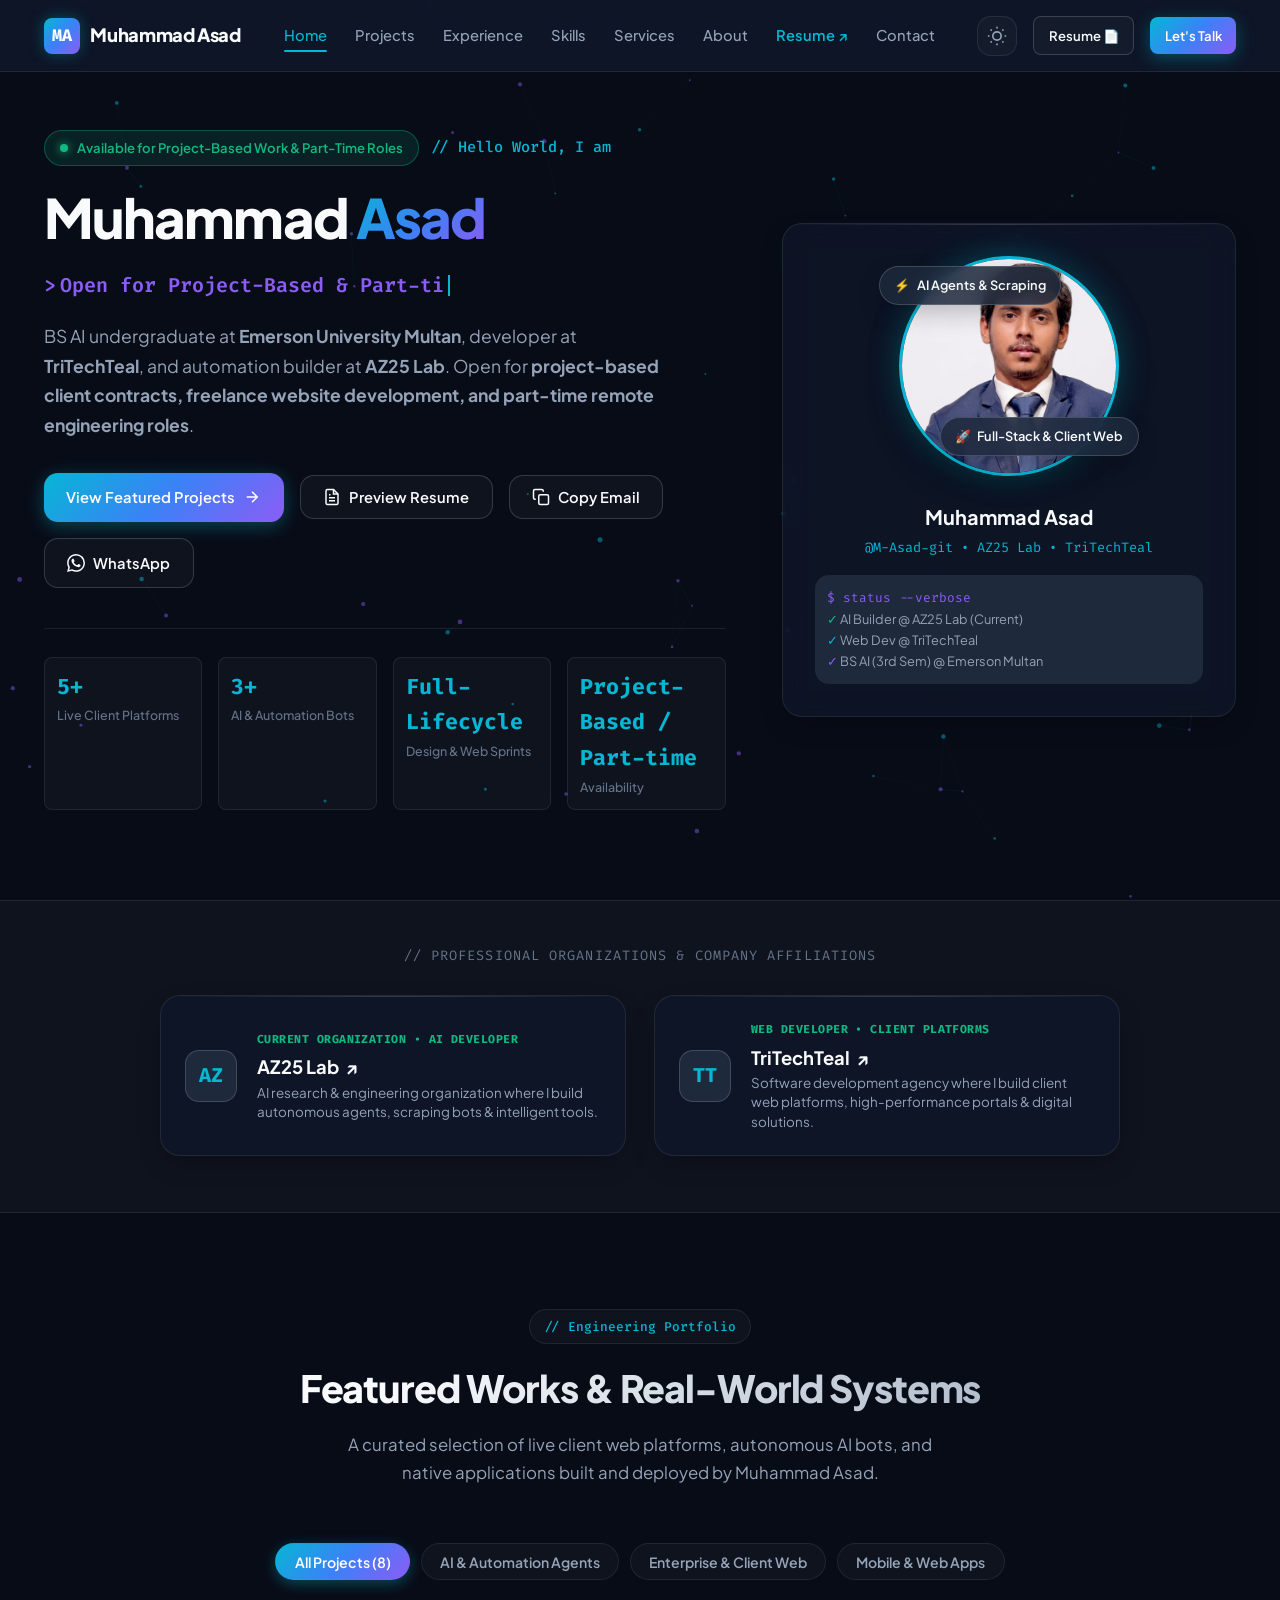
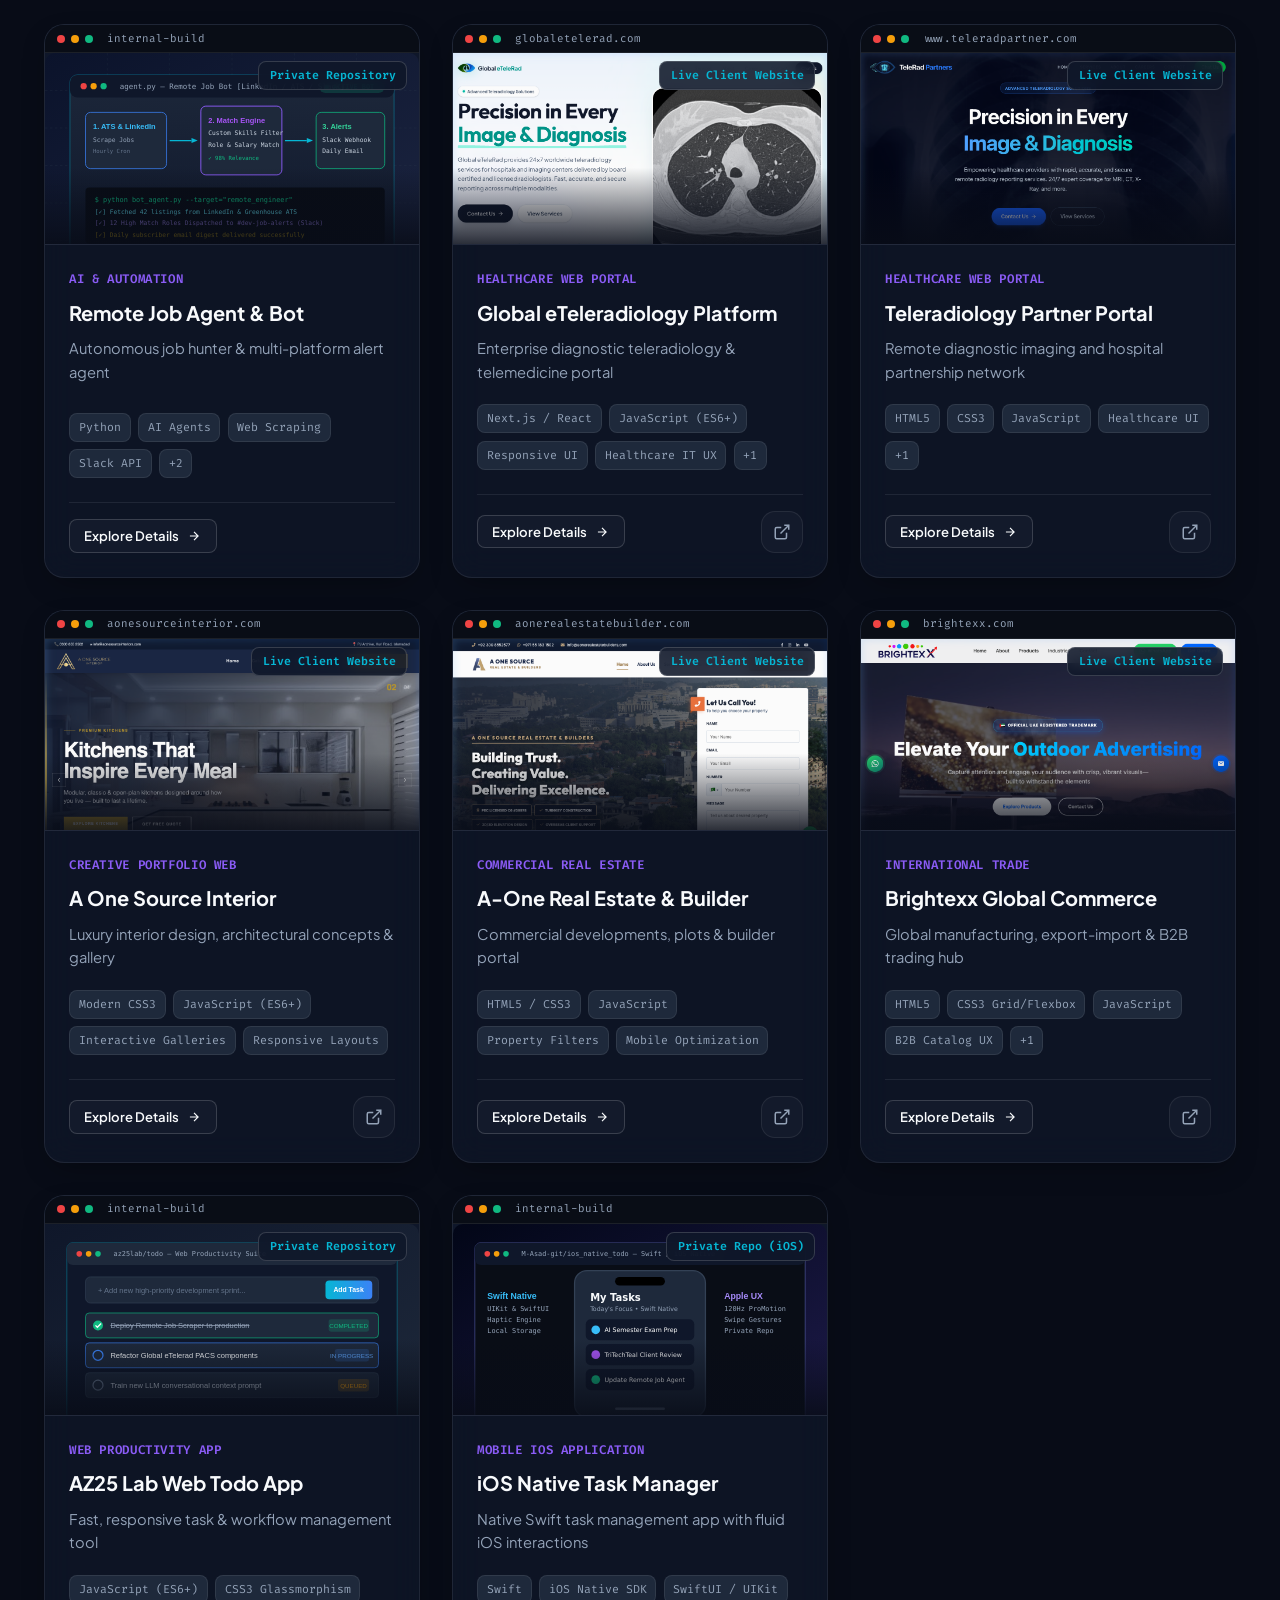
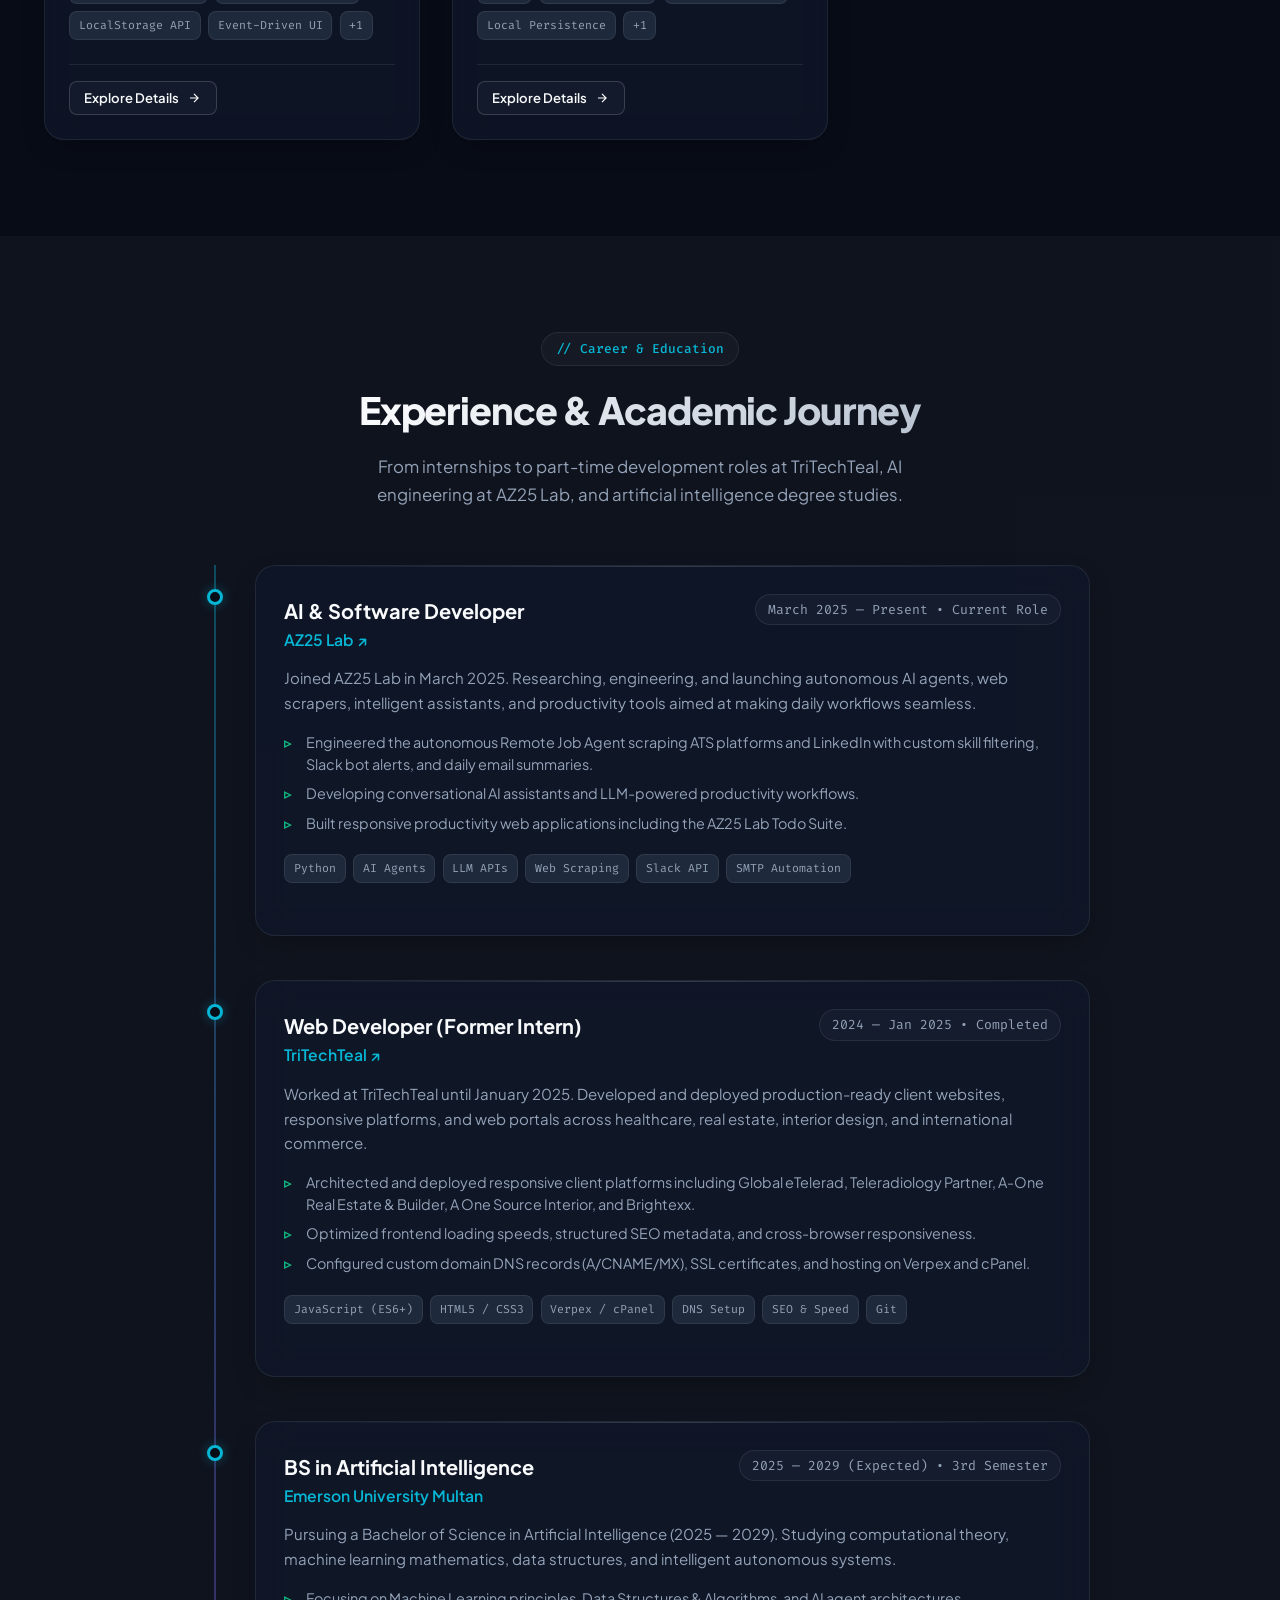
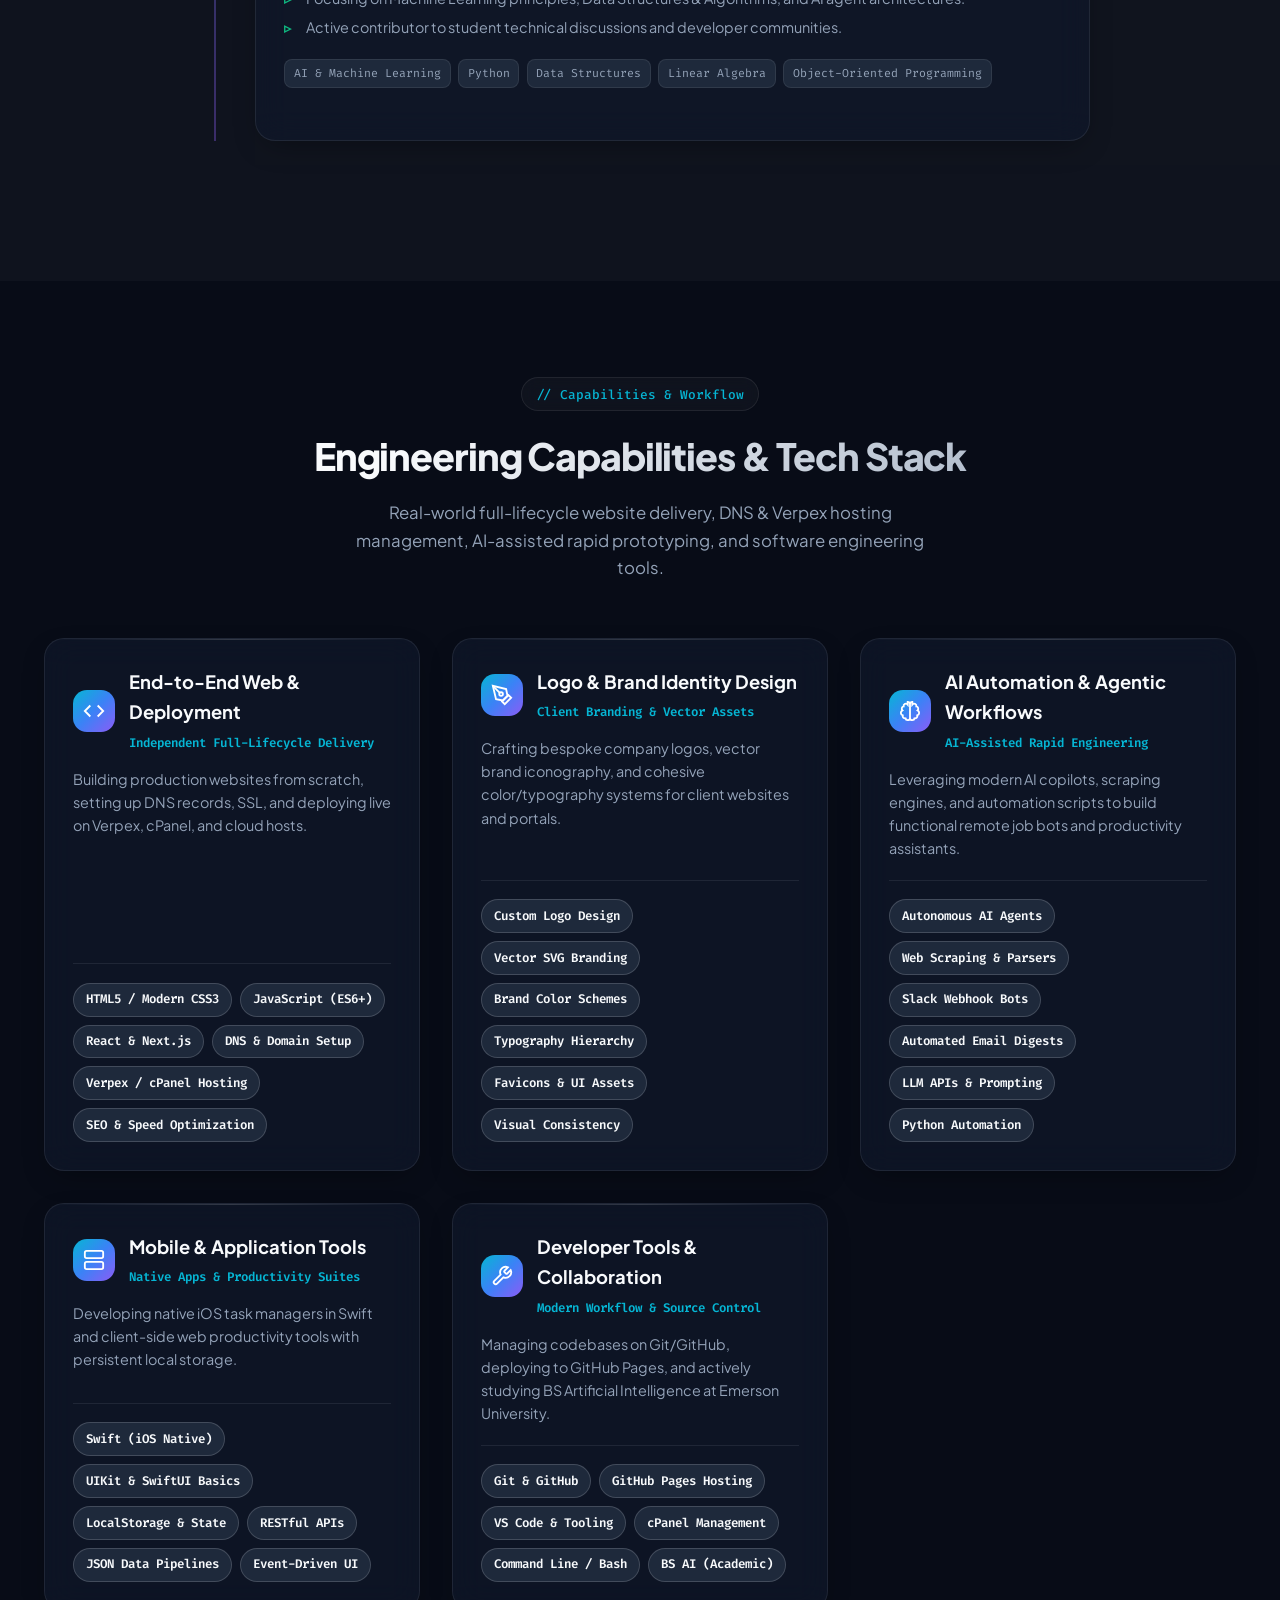
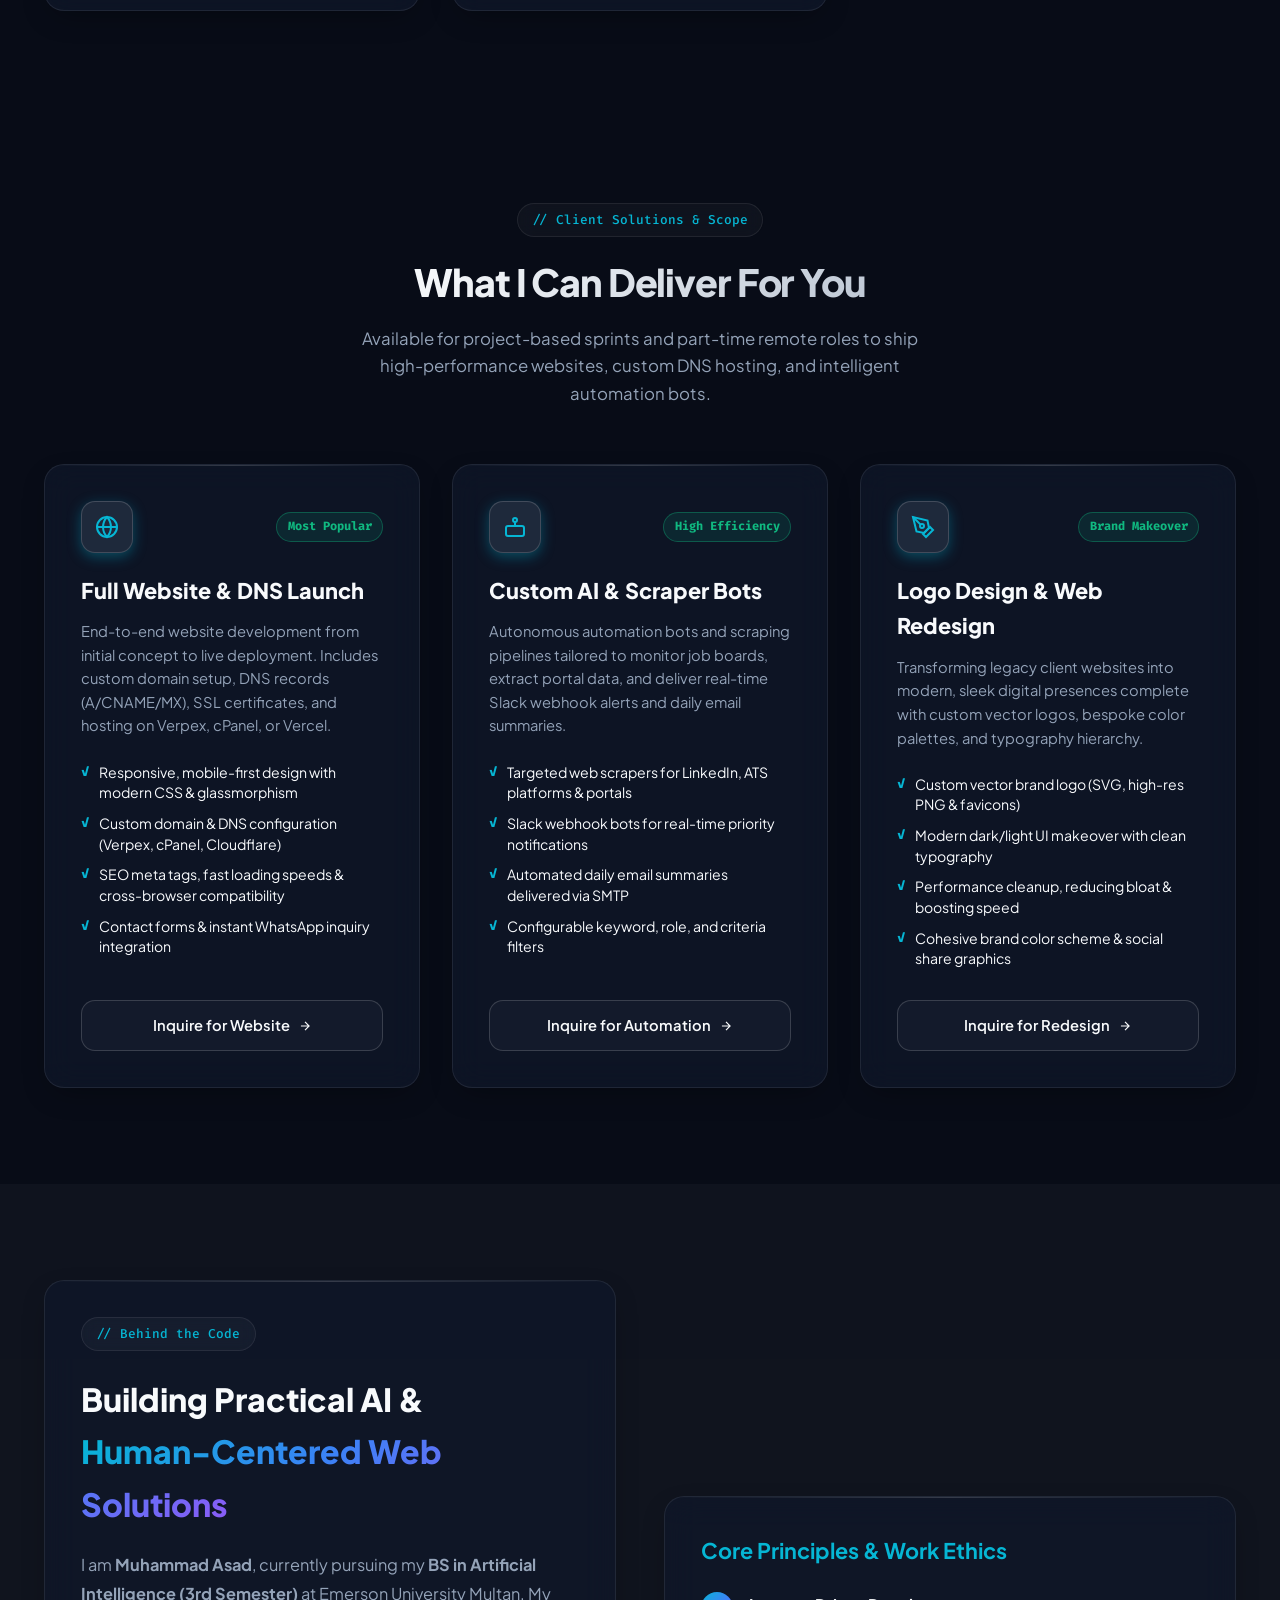
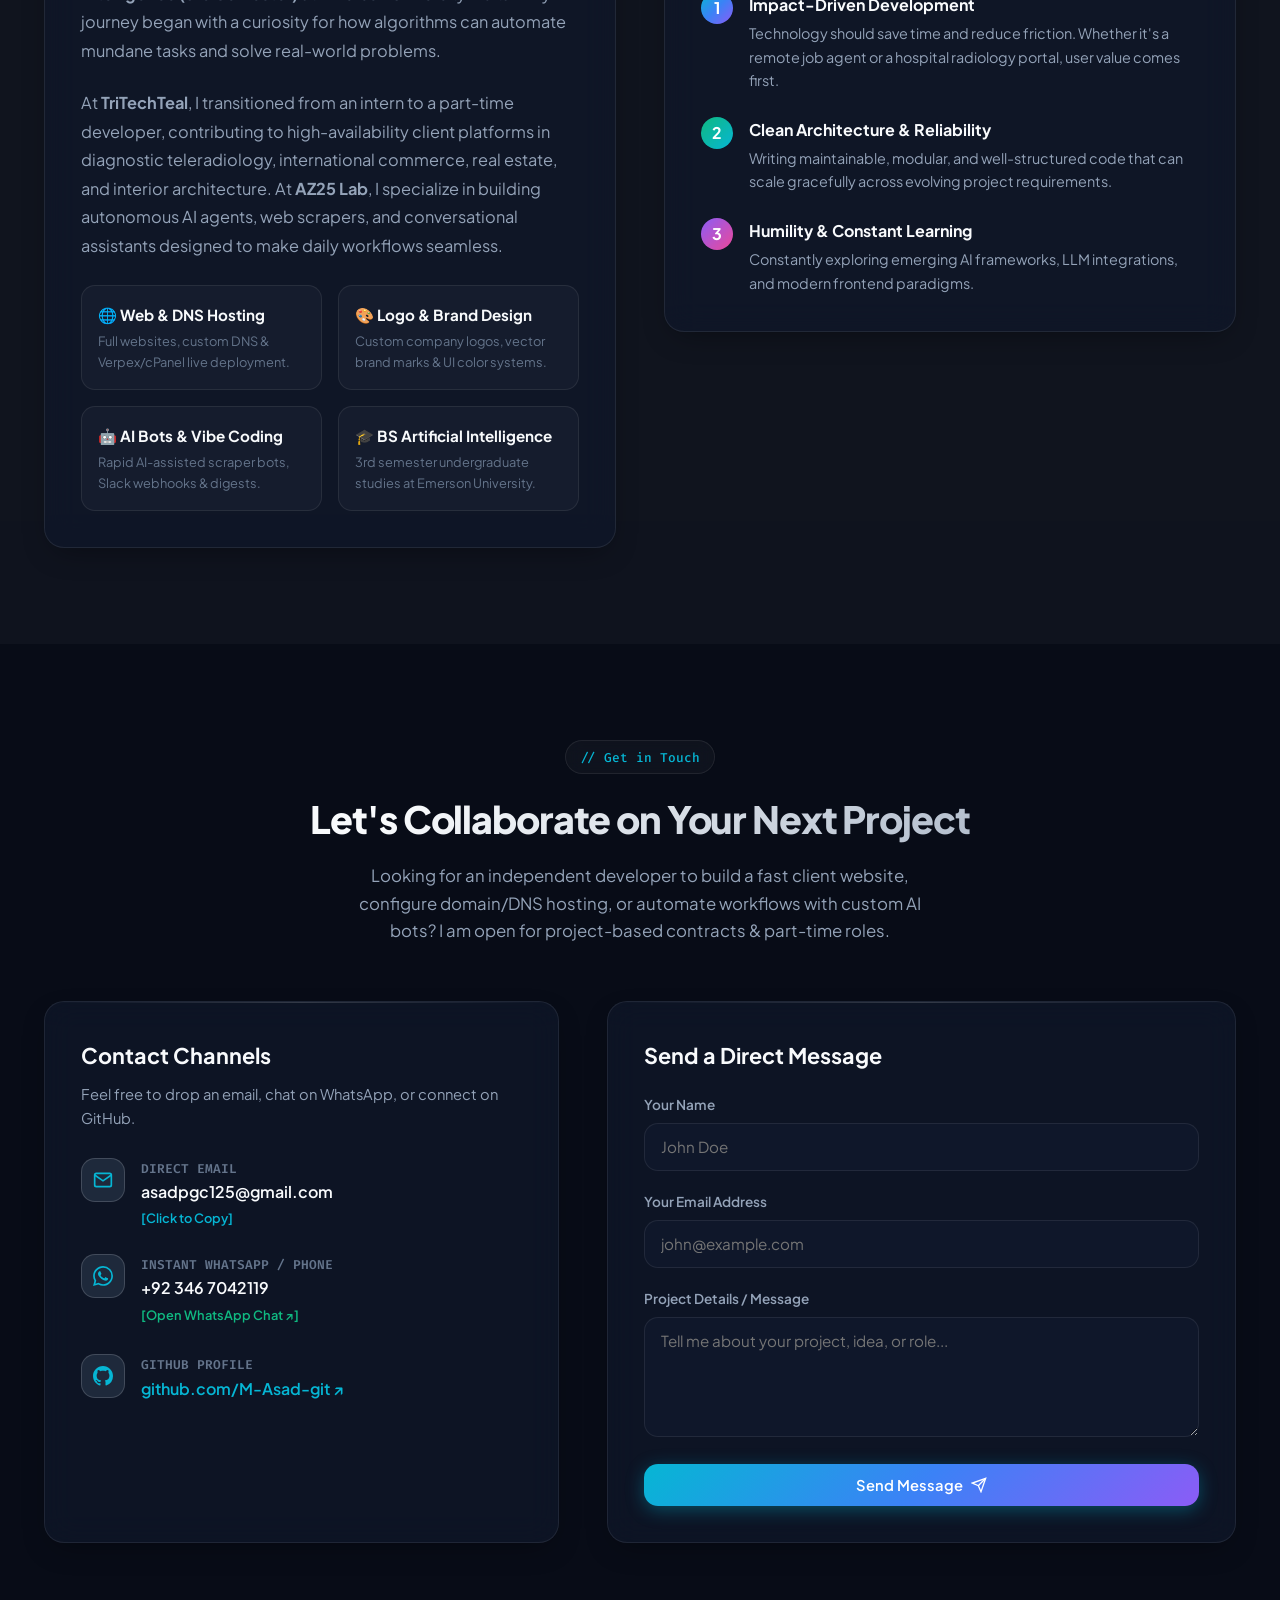
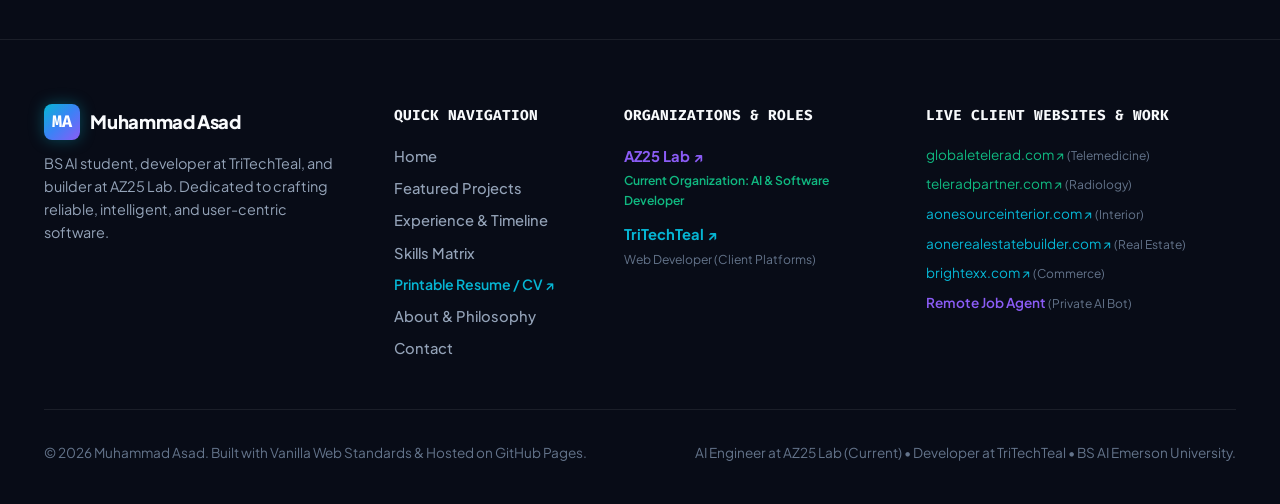
<file: index.html>
<!DOCTYPE html>
<html lang="en" data-theme="dark">
<head>
  <meta charset="UTF-8" />
  <meta name="viewport" content="width=device-width, initial-scale=1.0" />
  <title>Muhammad Asad — AI Engineer & Full-Stack Web Developer Portfolio</title>
  
  <!-- SEO Meta Tags -->
  <meta name="description" content="Personal portfolio of Muhammad Asad, BS Artificial Intelligence student at Emerson University Multan, Developer at TriTechTeal, and AI builder at AZ25 Lab. Explore AI bots, full-stack web platforms, and mobile apps." />
  <meta name="keywords" content="Muhammad Asad, AI Engineer, Full-Stack Developer, TriTechTeal, AZ25 Lab, Remote Job Agent, Emerson University Multan, Python AI, Web Development, Next.js, Healthcare Portals" />
  <meta name="author" content="Muhammad Asad" />
  <meta name="robots" content="index, follow" />

  <!-- Open Graph / Social Sharing -->
  <meta property="og:title" content="Muhammad Asad — AI & Full-Stack Developer" />
  <meta property="og:description" content="Official portfolio of Muhammad Asad: AI Developer at AZ25 Lab (Current), Web Developer at TriTechTeal, and BS AI undergraduate at Emerson University." />
  <meta property="og:image" content="https://m-asad-git.github.io/portfolio/assets/images/og-cover.png" />
  <meta property="og:image:width" content="1200" />
  <meta property="og:image:height" content="630" />
  <meta property="og:type" content="website" />
  <meta name="twitter:card" content="summary_large_image" />
  <meta name="twitter:image" content="https://m-asad-git.github.io/portfolio/assets/images/og-cover.png" />

  <!-- Favicon -->
  <link rel="icon" type="image/svg+xml" href="assets/favicon.svg" />

  <!-- Stylesheet -->
  <link rel="stylesheet" href="css/style.css" />
</head>
<body>

  <!-- Interactive Particle Background Canvas -->
  <canvas id="particle-canvas"></canvas>

  <!-- Sticky Navbar -->
  <header class="navbar">
    <div class="container nav-container">
      <a href="#hero" class="brand-logo">
        <div class="brand-icon">MA</div>
        <span>Muhammad Asad</span>
      </a>

      <ul class="nav-links" id="nav-links">
        <li><a href="#hero" class="nav-link active">Home</a></li>
        <li><a href="#projects" class="nav-link">Projects</a></li>
        <li><a href="#experience" class="nav-link">Experience</a></li>
        <li><a href="#skills" class="nav-link">Skills</a></li>
        <li><a href="#services" class="nav-link">Services</a></li>
        <li><a href="#about" class="nav-link">About</a></li>
        <li><a href="resume.html" target="_blank" class="nav-link" style="color: var(--cyan); font-weight: 600;">Resume ↗</a></li>
        <li><a href="#contact" class="nav-link">Contact</a></li>
      </ul>

      <div class="nav-actions">
        <button id="theme-toggle-btn" class="theme-toggle-btn" aria-label="Toggle Theme Mode" title="Toggle Light/Dark Theme">
          <svg width="20" height="20" viewBox="0 0 24 24" fill="none" stroke="currentColor" stroke-width="2"><circle cx="12" cy="12" r="5"></circle><path d="M12 1v2M12 21v2M4.22 4.22l1.42 1.42M18.36 18.36l1.42 1.42M1 12h2M21 12h2M4.22 19.78l1.42-1.42M18.36 5.64l1.42-1.42"></path></svg>
        </button>
        
        <a href="resume.html" target="_blank" class="btn btn-secondary btn-sm nav-desktop-btn" title="View Printable Resume">
          <span>Resume 📄</span>
        </a>

        <a href="#contact" class="btn btn-primary btn-sm nav-desktop-btn">
          <span>Let's Talk</span>
        </a>

        <button id="mobile-menu-btn" class="mobile-menu-btn" aria-label="Open Navigation Menu">
          <svg width="24" height="24" viewBox="0 0 24 24" fill="none" stroke="currentColor" stroke-width="2"><line x1="3" y1="12" x2="21" y2="12"></line><line x1="3" y1="6" x2="21" y2="6"></line><line x1="3" y1="18" x2="21" y2="18"></line></svg>
        </button>
      </div>
    </div>
  </header>

  <main>
    <!-- 1. Hero Section -->
    <section id="hero" class="hero-section">
      <div class="container hero-grid">
        <div class="hero-content-col">
          <div class="hero-intro">
            <span class="status-badge">
              <span class="status-dot"></span>
              Available for Project-Based Work &amp; Part-Time Roles
            </span>
            <span class="hero-greeting">// Hello World, I am</span>
          </div>

          <h1 class="hero-title">
            Muhammad <span class="gradient-text">Asad</span>
          </h1>

          <div class="hero-typewriter-wrap">
            <span>&gt; </span>
            <span id="typewriter-text"></span>
            <span class="typewriter-cursor"></span>
          </div>

          <p class="hero-desc">
            BS AI undergraduate at <strong>Emerson University Multan</strong>, developer at <strong>TriTechTeal</strong>, and automation builder at <strong>AZ25 Lab</strong>. Open for <strong>project-based client contracts, freelance website development, and part-time remote engineering roles</strong>.
          </p>

          <div class="hero-actions">
            <a href="#projects" class="btn btn-primary">
              <span>View Featured Projects</span>
              <svg width="18" height="18" viewBox="0 0 24 24" fill="none" stroke="currentColor" stroke-width="2"><path d="M5 12h14M12 5l7 7-7 7"/></svg>
            </a>
            <button onclick="openResumeModal()" class="btn btn-secondary" title="View Printable Resume">
              <svg width="18" height="18" viewBox="0 0 24 24" fill="none" stroke="currentColor" stroke-width="2"><path d="M14 2H6a2 2 0 0 0-2 2v16a2 2 0 0 0 2 2h12a2 2 0 0 0 2-2V8z"></path><polyline points="14 2 14 8 20 8"></polyline><line x1="16" y1="13" x2="8" y2="13"></line><line x1="16" y1="17" x2="8" y2="17"></line><polyline points="10 9 9 9 8 9"></polyline></svg>
              <span>Preview Resume</span>
            </button>
            <button onclick="copyEmailToClipboard()" class="btn btn-secondary" title="Copy Email">
              <svg width="18" height="18" viewBox="0 0 24 24" fill="none" stroke="currentColor" stroke-width="2"><rect x="9" y="9" width="13" height="13" rx="2" ry="2"></rect><path d="M5 15H4a2 2 0 0 1-2-2V4a2 2 0 0 1 2-2h9a2 2 0 0 1 2 2v1"></path></svg>
              <span>Copy Email</span>
            </button>
            <a href="https://wa.me/923467042119" target="_blank" rel="noopener noreferrer" class="btn btn-secondary" title="Chat on WhatsApp">
              <svg width="18" height="18" viewBox="0 0 24 24" fill="currentColor"><path d="M17.472 14.382c-.297-.149-1.758-.867-2.03-.967-.273-.099-.471-.148-.67.15-.197.297-.767.966-.94 1.164-.173.199-.347.223-.644.075-.297-.15-1.255-.463-2.39-1.475-.883-.788-1.48-1.761-1.653-2.059-.173-.297-.018-.458.13-.606.134-.133.298-.347.446-.52.149-.174.198-.298.298-.497.099-.198.05-.371-.025-.52-.075-.149-.669-1.612-.916-2.207-.242-.579-.487-.5-.669-.51-.173-.008-.371-.01-.57-.01-.198 0-.52.074-.792.372-.272.297-1.04 1.016-1.04 2.479 0 1.462 1.065 2.875 1.213 3.074.149.198 2.096 3.2 5.077 4.487.709.306 1.262.489 1.694.625.712.227 1.36.195 1.871.118.571-.085 1.758-.719 2.006-1.413.248-.694.248-1.289.173-1.413-.074-.124-.272-.198-.57-.347m-5.421 7.403h-.004a9.87 9.87 0 01-5.031-1.378l-.361-.214-3.741.982.998-3.648-.235-.374a9.86 9.86 0 01-1.51-5.26c.001-5.45 4.436-9.884 9.888-9.884 2.64 0 5.122 1.03 6.988 2.898a9.825 9.825 0 012.893 6.994c-.003 5.45-4.437 9.884-9.885 9.884m8.413-18.297A11.815 11.815 0 0012.05 0C5.495 0 .16 5.335.157 11.892c0 2.096.547 4.142 1.588 5.945L.057 24l6.305-1.654a11.882 11.882 0 005.683 1.448h.005c6.554 0 11.89-5.335 11.893-11.893A11.821 11.821 0 0020.885 3.787"></path></svg>
              <span>WhatsApp</span>
            </a>
          </div>

          <div class="hero-metrics" id="hero-metrics-container">
            <!-- Dynamic Metrics -->
          </div>
        </div>

        <div class="hero-visual-col">
          <div class="glass-card hero-visual-card">
            <div class="hero-avatar-wrap">
              <img src="assets/images/avatar.jpg" alt="Muhammad Asad Developer Photo" class="hero-avatar-img" />
              <div class="floating-chip chip-1">
                <span style="color: var(--cyan); font-weight: bold;">⚡</span>
                <span>AI Agents &amp; Scraping</span>
              </div>
              <div class="floating-chip chip-2">
                <span style="color: var(--emerald); font-weight: bold;">🚀</span>
                <span>Full-Stack &amp; Client Web</span>
              </div>
            </div>

            <h3 style="font-size: 1.25rem; font-weight: 700; margin-bottom: 0.25rem;">Muhammad Asad</h3>
            <p style="font-size: 0.85rem; color: var(--cyan); font-family: var(--font-mono); margin-bottom: 1rem;">@M-Asad-git • AZ25 Lab • TriTechTeal</p>
            
            <div style="padding: 0.75rem; background: var(--bg-tertiary); border-radius: var(--radius-md); font-size: 0.8rem; color: var(--text-secondary); text-align: left;">
              <code style="color: var(--purple); font-family: var(--font-mono);">$ status --verbose</code><br />
              <span style="color: var(--emerald);">✓</span> AI Builder @ AZ25 Lab (Current)<br />
              <span style="color: var(--cyan);">✓</span> Web Dev @ TriTechTeal<br />
              <span style="color: var(--purple);">✓</span> BS AI (3rd Sem) @ Emerson Multan
            </div>
          </div>
        </div>
      </div>
    </section>

    <!-- Workplace References & Affiliations Banner -->
    <section class="affiliations-section">
      <div class="container">
        <div class="affiliations-header">
          <span class="affiliations-title">// Professional Organizations &amp; Company Affiliations</span>
        </div>
        <div class="affiliations-grid">
          <a href="https://az25lab.com/" target="_blank" rel="noopener noreferrer" class="glass-card affiliation-card">
            <div class="affiliation-icon">AZ</div>
            <div class="affiliation-info">
              <span class="affiliation-badge">Current Organization • AI Developer</span>
              <h3 class="affiliation-name">AZ25 Lab <span>↗</span></h3>
              <p class="affiliation-desc">AI research &amp; engineering organization where I build autonomous agents, scraping bots &amp; intelligent tools.</p>
            </div>
          </a>

          <a href="https://tritechteal.com/" target="_blank" rel="noopener noreferrer" class="glass-card affiliation-card">
            <div class="affiliation-icon">TT</div>
            <div class="affiliation-info">
              <span class="affiliation-badge">Web Developer • Client Platforms</span>
              <h3 class="affiliation-name">TriTechTeal <span>↗</span></h3>
              <p class="affiliation-desc">Software development agency where I build client web platforms, high-performance portals &amp; digital solutions.</p>
            </div>
          </a>
        </div>
      </div>
    </section>

    <!-- 2. Projects Showcase Section -->
    <section id="projects" class="section">
      <div class="container">
        <div class="section-header">
          <span class="section-tag">// Engineering Portfolio</span>
          <h2 class="section-title">Featured Works &amp; Real-World Systems</h2>
          <p class="section-subtitle">A curated selection of live client web platforms, autonomous AI bots, and native applications built and deployed by Muhammad Asad.</p>
        </div>

        <div class="projects-filter-bar">
          <button class="filter-btn active" data-filter="all">All Projects (8)</button>
          <button class="filter-btn" data-filter="ai">AI &amp; Automation Agents</button>
          <button class="filter-btn" data-filter="web">Enterprise &amp; Client Web</button>
          <button class="filter-btn" data-filter="apps">Mobile &amp; Web Apps</button>
        </div>

        <div class="projects-grid" id="projects-grid">
          <!-- Dynamic Project Cards Rendered via JS -->
        </div>
      </div>
    </section>

    <!-- 3. Experience & Career Timeline Section -->
    <section id="experience" class="section" style="background: var(--bg-glass);">
      <div class="container">
        <div class="section-header">
          <span class="section-tag">// Career &amp; Education</span>
          <h2 class="section-title">Experience &amp; Academic Journey</h2>
          <p class="section-subtitle">From internships to part-time development roles at TriTechTeal, AI engineering at AZ25 Lab, and artificial intelligence degree studies.</p>
        </div>

        <div class="timeline-container" id="timeline-container">
          <!-- Dynamic Timeline Items Rendered via JS -->
        </div>
      </div>
    </section>

    <!-- 4. Skills & Tech Stack Matrix -->
    <section id="skills" class="section">
      <div class="container">
        <div class="section-header">
          <span class="section-tag">// Capabilities &amp; Workflow</span>
          <h2 class="section-title">Engineering Capabilities &amp; Tech Stack</h2>
          <p class="section-subtitle">Real-world full-lifecycle website delivery, DNS &amp; Verpex hosting management, AI-assisted rapid prototyping, and software engineering tools.</p>
        </div>

        <div class="skills-grid" id="skills-container">
          <!-- Dynamic Skills Rendered via JS -->
        </div>
      </div>
    </section>

    <!-- 5. What I Can Deliver For You (Client Solutions) -->
    <section id="services" class="section">
      <div class="container">
        <div class="section-header">
          <span class="section-tag">// Client Solutions &amp; Scope</span>
          <h2 class="section-title">What I Can Deliver For You</h2>
          <p class="section-subtitle">Available for project-based sprints and part-time remote roles to ship high-performance websites, custom DNS hosting, and intelligent automation bots.</p>
        </div>

        <div class="services-grid" id="services-container">
          <!-- Dynamic Services Rendered via JS -->
        </div>
      </div>
    </section>

    <!-- 6. About Me Section -->
    <section id="about" class="section" style="background: var(--bg-glass);">
      <div class="container">
        <div class="about-grid">
          <div class="glass-card about-card">
            <span class="section-tag">// Behind the Code</span>
            <h2 style="font-size: 2rem; font-weight: 800; margin: 0.5rem 0 1.25rem; color: var(--text-primary);">
              Building Practical AI &amp; <br /><span class="gradient-text">Human-Centered Web Solutions</span>
            </h2>
            <p class="about-text">
              I am <strong>Muhammad Asad</strong>, currently pursuing my <strong>BS in Artificial Intelligence (3rd Semester)</strong> at Emerson University Multan. My journey began with a curiosity for how algorithms can automate mundane tasks and solve real-world problems.
            </p>
            <p class="about-text">
              At <strong>TriTechTeal</strong>, I transitioned from an intern to a part-time developer, contributing to high-availability client platforms in diagnostic teleradiology, international commerce, real estate, and interior architecture. At <strong>AZ25 Lab</strong>, I specialize in building autonomous AI agents, web scrapers, and conversational assistants designed to make daily workflows seamless.
            </p>
            <div class="about-pillars">
              <div class="pillar-item">
                <div class="pillar-title">🌐 Web &amp; DNS Hosting</div>
                <div class="pillar-desc">Full websites, custom DNS &amp; Verpex/cPanel live deployment.</div>
              </div>
              <div class="pillar-item">
                <div class="pillar-title">🎨 Logo &amp; Brand Design</div>
                <div class="pillar-desc">Custom company logos, vector brand marks &amp; UI color systems.</div>
              </div>
              <div class="pillar-item">
                <div class="pillar-title">🤖 AI Bots &amp; Vibe Coding</div>
                <div class="pillar-desc">Rapid AI-assisted scraper bots, Slack webhooks &amp; digests.</div>
              </div>
              <div class="pillar-item">
                <div class="pillar-title">🎓 BS Artificial Intelligence</div>
                <div class="pillar-desc">3rd semester undergraduate studies at Emerson University.</div>
              </div>
            </div>
          </div>

          <div class="glass-card about-card" style="display: flex; flex-direction: column; justify-content: center; gap: 1.5rem;">
            <h3 style="font-size: 1.35rem; font-weight: 700; color: var(--cyan);">Core Principles &amp; Work Ethics</h3>
            
            <div style="display: flex; gap: 1rem; align-items: flex-start;">
              <div style="width: 32px; height: 32px; border-radius: 50%; background: var(--gradient-primary); color: #fff; display: flex; align-items: center; justify-content: center; font-weight: bold; flex-shrink: 0;">1</div>
              <div>
                <strong style="color: var(--text-primary); display: block; margin-bottom: 0.2rem;">Impact-Driven Development</strong>
                <p style="font-size: 0.9rem; color: var(--text-secondary);">Technology should save time and reduce friction. Whether it's a remote job agent or a hospital radiology portal, user value comes first.</p>
              </div>
            </div>

            <div style="display: flex; gap: 1rem; align-items: flex-start;">
              <div style="width: 32px; height: 32px; border-radius: 50%; background: var(--gradient-emerald); color: #fff; display: flex; align-items: center; justify-content: center; font-weight: bold; flex-shrink: 0;">2</div>
              <div>
                <strong style="color: var(--text-primary); display: block; margin-bottom: 0.2rem;">Clean Architecture &amp; Reliability</strong>
                <p style="font-size: 0.9rem; color: var(--text-secondary);">Writing maintainable, modular, and well-structured code that can scale gracefully across evolving project requirements.</p>
              </div>
            </div>

            <div style="display: flex; gap: 1rem; align-items: flex-start;">
              <div style="width: 32px; height: 32px; border-radius: 50%; background: var(--gradient-purple); color: #fff; display: flex; align-items: center; justify-content: center; font-weight: bold; flex-shrink: 0;">3</div>
              <div>
                <strong style="color: var(--text-primary); display: block; margin-bottom: 0.2rem;">Humility &amp; Constant Learning</strong>
                <p style="font-size: 0.9rem; color: var(--text-secondary);">Constantly exploring emerging AI frameworks, LLM integrations, and modern frontend paradigms.</p>
              </div>
            </div>
          </div>
        </div>
      </div>
    </section>

    <!-- 6. Contact Section -->
    <section id="contact" class="section">
      <div class="container">
        <div class="section-header">
          <span class="section-tag">// Get in Touch</span>
          <h2 class="section-title">Let's Collaborate on Your Next Project</h2>
          <p class="section-subtitle">Looking for an independent developer to build a fast client website, configure domain/DNS hosting, or automate workflows with custom AI bots? I am open for project-based contracts &amp; part-time roles.</p>
        </div>

        <div class="contact-grid">
          <div class="glass-card contact-info-card">
            <div>
              <h3 style="font-size: 1.35rem; font-weight: 700; margin-bottom: 0.5rem; color: var(--text-primary);">Contact Channels</h3>
              <p style="color: var(--text-secondary); font-size: 0.92rem;">Feel free to drop an email, chat on WhatsApp, or connect on GitHub.</p>
            </div>

            <div class="contact-channel">
              <div class="channel-icon">
                <svg width="20" height="20" viewBox="0 0 24 24" fill="none" stroke="currentColor" stroke-width="2"><path d="M4 4h16c1.1 0 2 .9 2 2v12c0 1.1-.9 2-2 2H4c-1.1 0-2-.9-2-2V6c0-1.1.9-2 2-2z"></path><polyline points="22,6 12,13 2,6"></polyline></svg>
              </div>
              <div class="channel-details">
                <span class="channel-label">Direct Email</span>
                <span class="channel-value">asadpgc125@gmail.com</span>
                <button onclick="copyEmailToClipboard()" style="color: var(--cyan); font-size: 0.8rem; font-weight: 600; text-align: left; margin-top: 0.25rem;">[Click to Copy]</button>
              </div>
            </div>

            <div class="contact-channel">
              <div class="channel-icon">
                <svg width="20" height="20" viewBox="0 0 24 24" fill="currentColor"><path d="M17.472 14.382c-.297-.149-1.758-.867-2.03-.967-.273-.099-.471-.148-.67.15-.197.297-.767.966-.94 1.164-.173.199-.347.223-.644.075-.297-.15-1.255-.463-2.39-1.475-.883-.788-1.48-1.761-1.653-2.059-.173-.297-.018-.458.13-.606.134-.133.298-.347.446-.52.149-.174.198-.298.298-.497.099-.198.05-.371-.025-.52-.075-.149-.669-1.612-.916-2.207-.242-.579-.487-.5-.669-.51-.173-.008-.371-.01-.57-.01-.198 0-.52.074-.792.372-.272.297-1.04 1.016-1.04 2.479 0 1.462 1.065 2.875 1.213 3.074.149.198 2.096 3.2 5.077 4.487.709.306 1.262.489 1.694.625.712.227 1.36.195 1.871.118.571-.085 1.758-.719 2.006-1.413.248-.694.248-1.289.173-1.413-.074-.124-.272-.198-.57-.347m-5.421 7.403h-.004a9.87 9.87 0 01-5.031-1.378l-.361-.214-3.741.982.998-3.648-.235-.374a9.86 9.86 0 01-1.51-5.26c.001-5.45 4.436-9.884 9.888-9.884 2.64 0 5.122 1.03 6.988 2.898a9.825 9.825 0 012.893 6.994c-.003 5.45-4.437 9.884-9.885 9.884m8.413-18.297A11.815 11.815 0 0012.05 0C5.495 0 .16 5.335.157 11.892c0 2.096.547 4.142 1.588 5.945L.057 24l6.305-1.654a11.882 11.882 0 005.683 1.448h.005c6.554 0 11.89-5.335 11.893-11.893A11.821 11.821 0 0020.885 3.787"></path></svg>
              </div>
              <div class="channel-details">
                <span class="channel-label">Instant WhatsApp / Phone</span>
                <span class="channel-value">+92 346 7042119</span>
                <a href="https://wa.me/923467042119" target="_blank" rel="noopener noreferrer" style="color: var(--emerald); font-size: 0.8rem; font-weight: 600; margin-top: 0.25rem;">[Open WhatsApp Chat ↗]</a>
              </div>
            </div>

            <div class="contact-channel">
              <div class="channel-icon">
                <svg width="20" height="20" viewBox="0 0 24 24" fill="currentColor"><path d="M12 0C5.37 0 0 5.37 0 12c0 5.31 3.435 9.795 8.205 11.385.6.105.825-.255.825-.57 0-.285-.015-1.23-.015-2.235-3.015.555-3.795-.735-4.035-1.41-.135-.345-.72-1.41-1.23-1.695-.42-.225-1.02-.78-.015-.795.945-.015 1.62.87 1.845 1.23 1.08 1.815 2.805 1.305 3.495.99.105-.78.42-1.305.765-1.605-2.67-.3-5.46-1.335-5.46-5.925 0-1.305.465-2.385 1.23-3.225-.12-.3-.54-1.53.12-3.18 0 0 1.005-.315 3.3 1.23.96-.27 1.98-.405 3-.405s2.04.135 3 .405c2.295-1.56 3.3-1.23 3.3-1.23.66 1.65.24 2.88.12 3.18.765.84 1.23 1.905 1.23 3.225 0 4.605-2.805 5.625-5.475 5.925.435.375.81 1.095.81 2.22 0 1.605-.015 2.895-.015 3.3 0 .315.225.69.825.57A12.02 12.02 0 0024 12c0-6.63-5.37-12-12-12z"/></svg>
              </div>
              <div class="channel-details">
                <span class="channel-label">GitHub Profile</span>
                <span class="channel-value"><a href="https://github.com/M-Asad-git" target="_blank" rel="noopener noreferrer" style="color: var(--cyan);">github.com/M-Asad-git ↗</a></span>
              </div>
            </div>
          </div>

          <div class="glass-card contact-form-card">
            <h3 style="font-size: 1.35rem; font-weight: 700; margin-bottom: 1.25rem; color: var(--text-primary);">Send a Direct Message</h3>
            
            <form id="portfolio-contact-form">
              <div class="form-group">
                <label class="form-label" for="contact-name">Your Name</label>
                <input class="form-control" type="text" id="contact-name" placeholder="John Doe" required />
              </div>

              <div class="form-group">
                <label class="form-label" for="contact-email">Your Email Address</label>
                <input class="form-control" type="email" id="contact-email" placeholder="john@example.com" required />
              </div>

              <div class="form-group">
                <label class="form-label" for="contact-msg">Project Details / Message</label>
                <textarea class="form-control" id="contact-msg" rows="4" placeholder="Tell me about your project, idea, or role..." required></textarea>
              </div>

              <button type="submit" class="btn btn-primary" style="width: 100%;">
                <span>Send Message</span>
                <svg width="16" height="16" viewBox="0 0 24 24" fill="none" stroke="currentColor" stroke-width="2"><line x1="22" y1="2" x2="11" y2="13"></line><polygon points="22 2 15 22 11 13 2 9 22 2"></polygon></svg>
              </button>
            </form>
          </div>
        </div>
      </div>
    </section>
  </main>

  <!-- Project Detail Modal -->
  <div class="modal-backdrop" id="project-modal" role="dialog" aria-modal="true">
    <div class="modal-window">
      <button class="modal-close-btn" id="modal-close-btn" aria-label="Close Modal">✕</button>
      <div id="modal-body-content">
        <!-- Content Injected Dynamically -->
      </div>
    </div>
  </div>

  <!-- Floating Toast Notification -->
  <div class="toast-notification" id="toast-notification">
    <svg width="20" height="20" viewBox="0 0 24 24" fill="none" stroke="currentColor" stroke-width="2"><path d="M22 11.08V12a10 10 0 1 1-5.93-9.14"></path><polyline points="22 4 12 14.01 9 11.01"></polyline></svg>
    <span id="toast-text">Action completed successfully!</span>
  </div>

  <!-- Footer -->
  <footer class="footer">
    <div class="container">
      <div class="footer-grid">
        <div>
          <div class="brand-logo" style="margin-bottom: 0.75rem;">
            <div class="brand-icon">MA</div>
            <span>Muhammad Asad</span>
          </div>
          <p style="color: var(--text-secondary); font-size: 0.9rem; max-width: 320px; line-height: 1.6;">
            BS AI student, developer at TriTechTeal, and builder at AZ25 Lab. Dedicated to crafting reliable, intelligent, and user-centric software.
          </p>
        </div>

        <div>
          <h4 style="font-size: 0.9rem; font-weight: 700; color: var(--text-primary); text-transform: uppercase; font-family: var(--font-mono); margin-bottom: 1rem;">Quick Navigation</h4>
          <ul style="list-style: none; display: flex; flex-direction: column; gap: 0.5rem; font-size: 0.88rem; color: var(--text-secondary);">
            <li><a href="#hero" class="nav-link">Home</a></li>
            <li><a href="#projects" class="nav-link">Featured Projects</a></li>
            <li><a href="#experience" class="nav-link">Experience &amp; Timeline</a></li>
            <li><a href="#skills" class="nav-link">Skills Matrix</a></li>
            <li><a href="resume.html" target="_blank" style="color: var(--cyan); font-weight: 600;">Printable Resume / CV ↗</a></li>
            <li><a href="#about" class="nav-link">About &amp; Philosophy</a></li>
            <li><a href="#contact" class="nav-link">Contact</a></li>
          </ul>
        </div>

        <div>
          <h4 style="font-size: 0.9rem; font-weight: 700; color: var(--text-primary); text-transform: uppercase; font-family: var(--font-mono); margin-bottom: 1rem;">Organizations &amp; Roles</h4>
          <ul style="list-style: none; display: flex; flex-direction: column; gap: 0.75rem; font-size: 0.88rem; color: var(--text-secondary);">
            <li>
              <a href="https://az25lab.com/" target="_blank" rel="noopener noreferrer" style="color: var(--purple); font-weight: 700; font-size: 0.92rem;">AZ25 Lab ↗</a>
              <span style="display: block; font-size: 0.76rem; color: var(--emerald); font-weight: 600; margin-top: 0.15rem;">Current Organization: AI &amp; Software Developer</span>
            </li>
            <li>
              <a href="https://tritechteal.com/" target="_blank" rel="noopener noreferrer" style="color: var(--cyan); font-weight: 700; font-size: 0.92rem;">TriTechTeal ↗</a>
              <span style="display: block; font-size: 0.76rem; color: var(--text-muted); margin-top: 0.15rem;">Web Developer (Client Platforms)</span>
            </li>
          </ul>
        </div>

        <div>
          <h4 style="font-size: 0.9rem; font-weight: 700; color: var(--text-primary); text-transform: uppercase; font-family: var(--font-mono); margin-bottom: 1rem;">Live Client Websites &amp; Work</h4>
          <ul style="list-style: none; display: flex; flex-direction: column; gap: 0.45rem; font-size: 0.85rem; color: var(--text-secondary);">
            <li><a href="https://globaletelerad.com/" target="_blank" rel="noopener noreferrer" style="color: var(--emerald);">globaletelerad.com ↗</a> <span style="font-size: 0.75rem; color: var(--text-muted);">(Telemedicine)</span></li>
            <li><a href="https://www.teleradpartner.com/" target="_blank" rel="noopener noreferrer" style="color: var(--emerald);">teleradpartner.com ↗</a> <span style="font-size: 0.75rem; color: var(--text-muted);">(Radiology)</span></li>
            <li><a href="https://aonesourceinterior.com/" target="_blank" rel="noopener noreferrer" style="color: var(--cyan);">aonesourceinterior.com ↗</a> <span style="font-size: 0.75rem; color: var(--text-muted);">(Interior)</span></li>
            <li><a href="https://aonerealestatebuilder.com/" target="_blank" rel="noopener noreferrer" style="color: var(--cyan);">aonerealestatebuilder.com ↗</a> <span style="font-size: 0.75rem; color: var(--text-muted);">(Real Estate)</span></li>
            <li><a href="https://brightexx.com/" target="_blank" rel="noopener noreferrer" style="color: var(--cyan);">brightexx.com ↗</a> <span style="font-size: 0.75rem; color: var(--text-muted);">(Commerce)</span></li>
            <li><span style="color: var(--purple); font-weight: 600;">Remote Job Agent</span> <span style="font-size: 0.75rem; color: var(--text-muted);">(Private AI Bot)</span></li>
          </ul>
        </div>
      </div>

      <div class="footer-bottom">
        <span>© 2026 Muhammad Asad. Built with Vanilla Web Standards &amp; Hosted on GitHub Pages.</span>
        <span>AI Engineer at AZ25 Lab (Current) • Developer at TriTechTeal • BS AI Emerson University.</span>
      </div>
    </div>
  </footer>

  <!-- Scripts -->
  <script src="js/data.js"></script>
  <script src="js/main.js"></script>
</body>
</html>
</file>
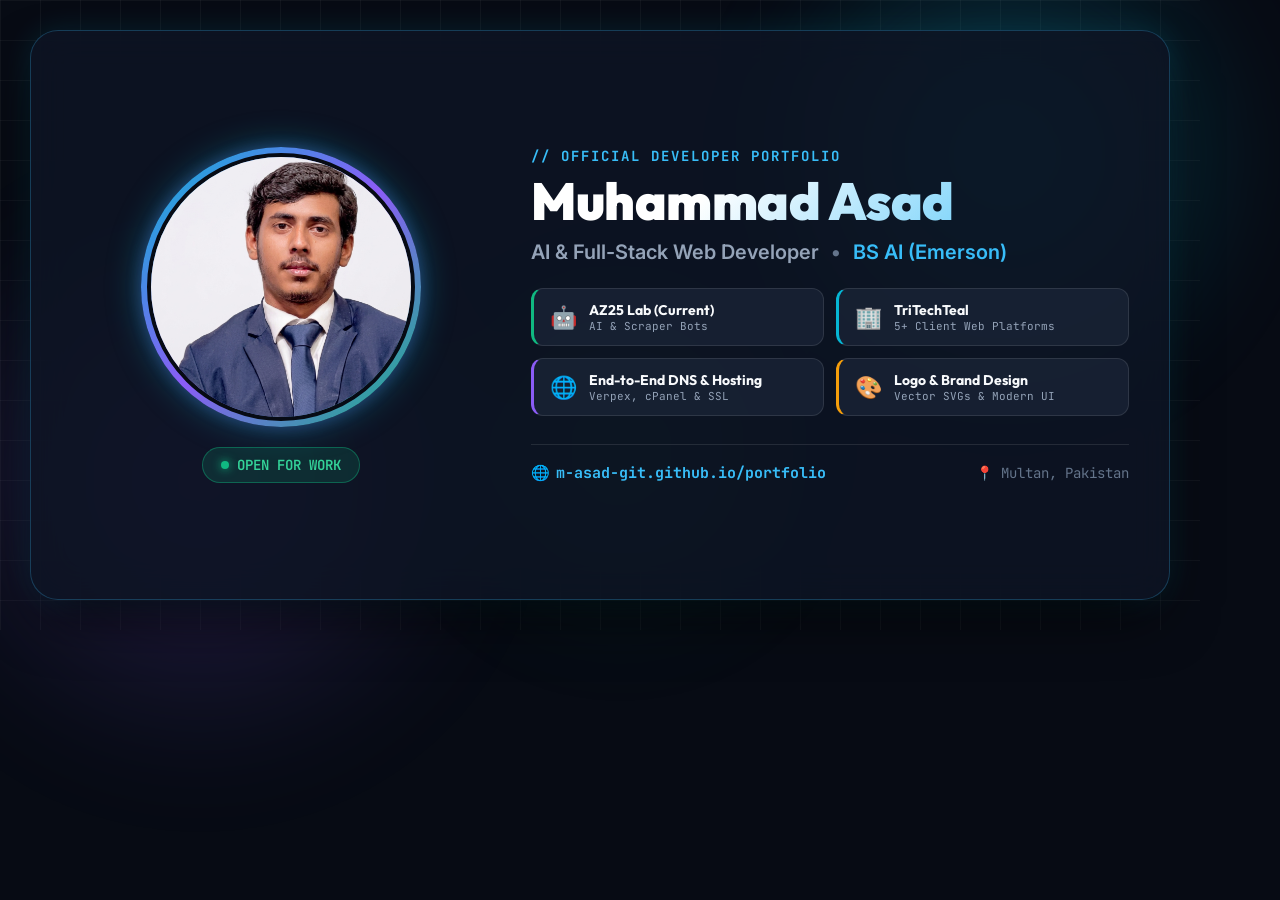
<file: banner_render.html>
<!DOCTYPE html>
<html lang="en">
<head>
  <meta charset="UTF-8">
  <title>Portfolio OG Banner</title>
  <link rel="preconnect" href="https://fonts.googleapis.com">
  <link rel="preconnect" href="https://fonts.gstatic.com" crossorigin>
  <link href="https://fonts.googleapis.com/css2?family=Outfit:wght@400;600;700;800;900&family=JetBrains+Mono:wght@500;700&family=Inter:wght@400;500;600;700&display=swap" rel="stylesheet">
  <style>
    * {
      box-sizing: border-box;
      margin: 0;
      padding: 0;
    }
    body {
      width: 1200px;
      height: 630px;
      overflow: hidden;
      background: #070b14;
      font-family: 'Inter', sans-serif;
      color: #ffffff;
      display: flex;
      align-items: center;
      justify-content: center;
      position: relative;
    }
    /* Subtle background tech grid & ambient glow orbs */
    .bg-grid {
      position: absolute;
      inset: 0;
      background-image: 
        linear-gradient(to right, rgba(255, 255, 255, 0.04) 1px, transparent 1px),
        linear-gradient(to bottom, rgba(255, 255, 255, 0.04) 1px, transparent 1px);
      background-size: 40px 40px;
    }
    .glow-cyan {
      position: absolute;
      top: -120px;
      right: -80px;
      width: 550px;
      height: 550px;
      background: radial-gradient(circle, rgba(6, 182, 212, 0.28) 0%, rgba(6, 182, 212, 0) 70%);
      filter: blur(40px);
    }
    .glow-purple {
      position: absolute;
      bottom: -150px;
      left: -100px;
      width: 600px;
      height: 600px;
      background: radial-gradient(circle, rgba(139, 92, 246, 0.25) 0%, rgba(139, 92, 246, 0) 70%);
      filter: blur(50px);
    }
    .glow-emerald {
      position: absolute;
      top: 40%;
      left: 35%;
      width: 400px;
      height: 400px;
      background: radial-gradient(circle, rgba(16, 185, 129, 0.15) 0%, rgba(16, 185, 129, 0) 70%);
      filter: blur(50px);
    }

    /* Main Container Card */
    .banner-card {
      position: relative;
      z-index: 10;
      width: 1140px;
      height: 570px;
      background: rgba(13, 20, 36, 0.85);
      border: 1px solid rgba(56, 189, 248, 0.25);
      border-radius: 28px;
      box-shadow: 0 25px 60px -15px rgba(0, 0, 0, 0.8), 0 0 30px rgba(6, 182, 212, 0.15);
      backdrop-filter: blur(20px);
      display: grid;
      grid-template-columns: 420px 1fr;
      padding: 40px;
      gap: 40px;
      align-items: center;
    }

    /* Left Side: Avatar & Cyber Ring */
    .avatar-column {
      display: flex;
      flex-direction: column;
      align-items: center;
      justify-content: center;
      text-align: center;
    }
    .avatar-wrapper {
      position: relative;
      width: 280px;
      height: 280px;
      border-radius: 50%;
      padding: 6px;
      background: linear-gradient(135deg, #06b6d4, #8b5cf6, #10b981);
      box-shadow: 0 0 35px rgba(6, 182, 212, 0.4), 0 0 15px rgba(139, 92, 246, 0.3);
      margin-bottom: 20px;
    }
    .avatar-img {
      width: 100%;
      height: 100%;
      object-fit: cover;
      object-position: center 20%;
      border-radius: 50%;
      border: 4px solid #070b14;
    }
    .status-badge {
      display: inline-flex;
      align-items: center;
      gap: 8px;
      padding: 8px 18px;
      background: rgba(16, 185, 129, 0.15);
      border: 1px solid rgba(16, 185, 129, 0.4);
      border-radius: 30px;
      font-size: 14px;
      font-weight: 600;
      color: #34d399;
      font-family: 'JetBrains Mono', monospace;
    }
    .status-dot {
      width: 8px;
      height: 8px;
      background: #10b981;
      border-radius: 50%;
      box-shadow: 0 0 10px #10b981;
    }

    /* Right Side: Typography & Roles */
    .info-column {
      display: flex;
      flex-direction: column;
      justify-content: center;
    }
    .eyebrow {
      font-family: 'JetBrains Mono', monospace;
      font-size: 14px;
      font-weight: 700;
      color: #38bdf8;
      text-transform: uppercase;
      letter-spacing: 2px;
      margin-bottom: 8px;
      display: flex;
      align-items: center;
      gap: 8px;
    }
    .name-title {
      font-family: 'Outfit', sans-serif;
      font-size: 52px;
      font-weight: 900;
      line-height: 1.1;
      background: linear-gradient(135deg, #ffffff 30%, #38bdf8 100%);
      -webkit-background-clip: text;
      -webkit-text-fill-color: transparent;
      margin-bottom: 10px;
      letter-spacing: -0.5px;
    }
    .headline {
      font-size: 20px;
      font-weight: 600;
      color: #94a3b8;
      margin-bottom: 24px;
      display: flex;
      align-items: center;
      gap: 12px;
    }
    .headline span.highlight {
      color: #38bdf8;
    }

    /* High-Impact Capability Cards */
    .badges-grid {
      display: grid;
      grid-template-columns: 1fr 1fr;
      gap: 12px;
      margin-bottom: 28px;
    }
    .badge-card {
      background: rgba(30, 41, 59, 0.65);
      border: 1px solid rgba(255, 255, 255, 0.1);
      border-radius: 12px;
      padding: 12px 16px;
      display: flex;
      align-items: center;
      gap: 12px;
    }
    .badge-icon {
      font-size: 22px;
    }
    .badge-text-top {
      font-size: 14px;
      font-weight: 700;
      color: #f8fafc;
      font-family: 'Outfit', sans-serif;
    }
    .badge-text-sub {
      font-size: 11px;
      color: #94a3b8;
      font-family: 'JetBrains Mono', monospace;
    }

    /* Footer domain link */
    .card-footer {
      display: flex;
      align-items: center;
      justify-content: space-between;
      border-top: 1px solid rgba(255, 255, 255, 0.1);
      padding-top: 18px;
      font-family: 'JetBrains Mono', monospace;
      font-size: 14px;
      color: #64748b;
    }
    .domain-pill {
      display: inline-flex;
      align-items: center;
      gap: 6px;
      color: #38bdf8;
      font-weight: 700;
      font-size: 15px;
    }
  </style>
</head>
<body>
  <div class="bg-grid"></div>
  <div class="glow-cyan"></div>
  <div class="glow-purple"></div>
  <div class="glow-emerald"></div>

  <div class="banner-card">
    <!-- Left: Avatar Portrait -->
    <div class="avatar-column">
      <div class="avatar-wrapper">
        <img class="avatar-img" src="assets/images/avatar.jpg" alt="Muhammad Asad" />
      </div>
      <div class="status-badge">
        <div class="status-dot"></div>
        <span>OPEN FOR WORK</span>
      </div>
    </div>

    <!-- Right: Bio & Highlights -->
    <div class="info-column">
      <div class="eyebrow">// Official Developer Portfolio</div>
      <h1 class="name-title">Muhammad Asad</h1>
      <div class="headline">
        <span>AI &amp; Full-Stack Web Developer</span>
        <span style="color: #64748b;">•</span>
        <span class="highlight">BS AI (Emerson)</span>
      </div>

      <div class="badges-grid">
        <div class="badge-card" style="border-left: 3px solid #10b981;">
          <div class="badge-icon">🤖</div>
          <div>
            <div class="badge-text-top">AZ25 Lab (Current)</div>
            <div class="badge-text-sub">AI &amp; Scraper Bots</div>
          </div>
        </div>

        <div class="badge-card" style="border-left: 3px solid #06b6d4;">
          <div class="badge-icon">🏢</div>
          <div>
            <div class="badge-text-top">TriTechTeal</div>
            <div class="badge-text-sub">5+ Client Web Platforms</div>
          </div>
        </div>

        <div class="badge-card" style="border-left: 3px solid #8b5cf6;">
          <div class="badge-icon">🌐</div>
          <div>
            <div class="badge-text-top">End-to-End DNS &amp; Hosting</div>
            <div class="badge-text-sub">Verpex, cPanel &amp; SSL</div>
          </div>
        </div>

        <div class="badge-card" style="border-left: 3px solid #f59e0b;">
          <div class="badge-icon">🎨</div>
          <div>
            <div class="badge-text-top">Logo &amp; Brand Design</div>
            <div class="badge-text-sub">Vector SVGs &amp; Modern UI</div>
          </div>
        </div>
      </div>

      <div class="card-footer">
        <div class="domain-pill">
          <span>🌐</span>
          <span>m-asad-git.github.io/portfolio</span>
        </div>
        <div>📍 Multan, Pakistan</div>
      </div>
    </div>
  </div>
</body>
</html>
</file>
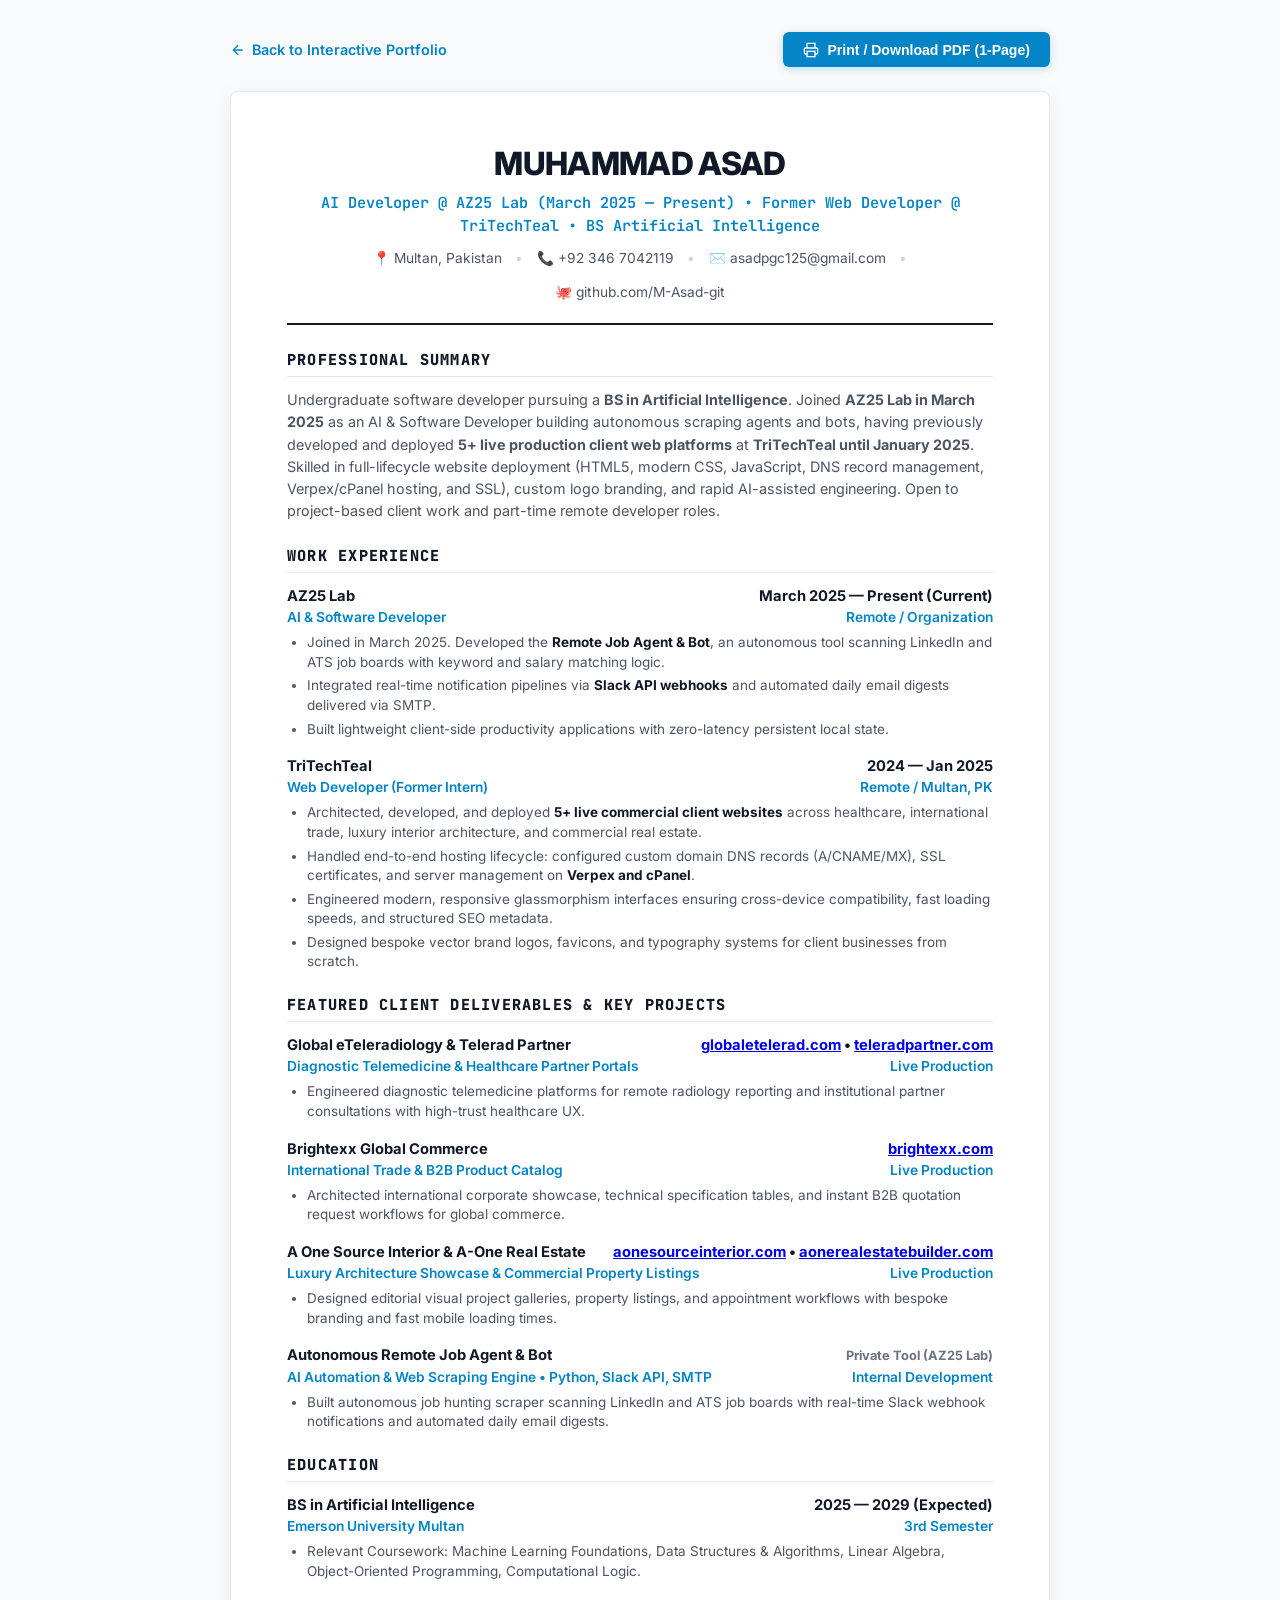
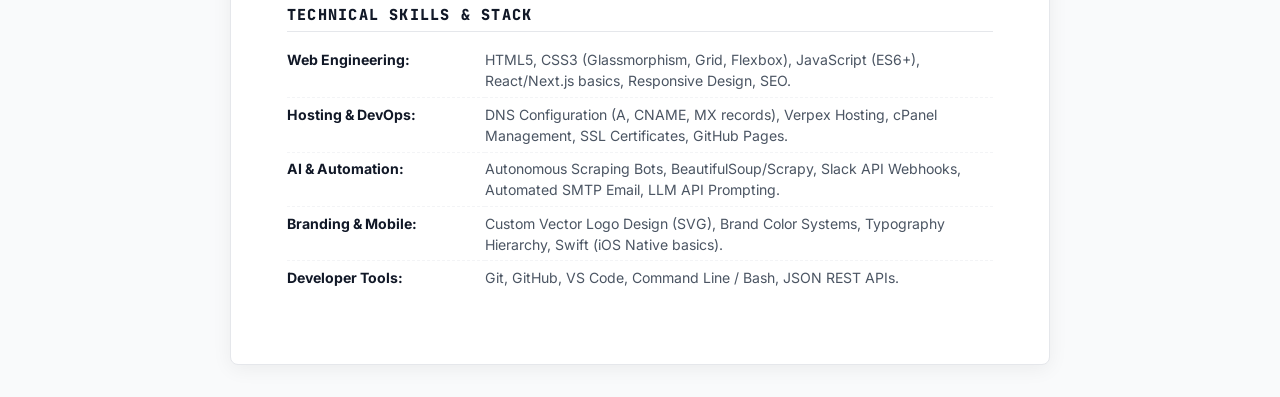
<file: resume.html>
<!DOCTYPE html>
<html lang="en">
<head>
  <meta charset="UTF-8" />
  <meta name="viewport" content="width=device-width, initial-scale=1.0" />
  <title>Muhammad Asad — Resume / CV</title>
  <meta name="description" content="Professional Resume of Muhammad Asad: AI Developer at AZ25 Lab (Current), Web Developer at TriTechTeal, and BS AI at Emerson University." />
  
  <!-- Open Graph / LinkedIn Preview -->
  <meta property="og:title" content="Muhammad Asad — Official Resume / CV" />
  <meta property="og:description" content="1-Page ATS-Optimized Tech Resume: Work experience at AZ25 Lab & TriTechTeal, 5+ live client web platforms, and BS AI credentials." />
  <meta property="og:image" content="https://m-asad-git.github.io/portfolio/assets/images/resume-og.png" />
  <meta property="og:image:width" content="1200" />
  <meta property="og:image:height" content="630" />
  <meta property="og:type" content="website" />
  <meta name="twitter:card" content="summary_large_image" />
  <meta name="twitter:image" content="https://m-asad-git.github.io/portfolio/assets/images/resume-og.png" />
  
  <!-- Modern Typography -->
  <link rel="preconnect" href="https://fonts.googleapis.com" />
  <link rel="preconnect" href="https://fonts.gstatic.com" crossorigin />
  <link href="https://fonts.googleapis.com/css2?family=Inter:wght@400;500;600;700;800&family=JetBrains+Mono:wght@400;600&display=swap" rel="stylesheet" />

  <style>
    :root {
      --text-main: #111827;
      --text-muted: #4b5563;
      --text-light: #6b7280;
      --primary: #0284c7;
      --primary-dark: #0369a1;
      --border: #e5e7eb;
      --bg: #f9fafb;
      --paper: #ffffff;
    }

    * {
      box-sizing: border-box;
      margin: 0;
      padding: 0;
    }

    body {
      font-family: 'Inter', -apple-system, BlinkMacSystemFont, "Segoe UI", Roboto, sans-serif;
      background: var(--bg);
      color: var(--text-main);
      line-height: 1.5;
      font-size: 13.5px;
      padding: 2rem 1rem;
    }

    .top-controls {
      max-width: 820px;
      margin: 0 auto 1.5rem;
      display: flex;
      justify-content: space-between;
      align-items: center;
      flex-wrap: wrap;
      gap: 1rem;
    }

    .back-link {
      display: inline-flex;
      align-items: center;
      gap: 0.4rem;
      color: var(--primary);
      text-decoration: none;
      font-weight: 600;
      font-size: 0.9rem;
    }

    .back-link:hover {
      text-decoration: underline;
    }

    .action-btn {
      display: inline-flex;
      align-items: center;
      gap: 0.5rem;
      background: var(--primary);
      color: #fff;
      padding: 0.6rem 1.25rem;
      border-radius: 6px;
      font-weight: 600;
      font-size: 0.88rem;
      border: none;
      cursor: pointer;
      box-shadow: 0 2px 8px rgba(2, 132, 199, 0.25);
      transition: background 0.2s;
    }

    .action-btn:hover {
      background: var(--primary-dark);
    }

    /* Standard Tech Resume Paper (ATS-Optimized) */
    .resume-sheet {
      max-width: 820px;
      margin: 0 auto;
      background: var(--paper);
      padding: 3rem 3.5rem;
      border-radius: 8px;
      box-shadow: 0 4px 20px rgba(0, 0, 0, 0.06);
      border: 1px solid var(--border);
    }

    /* Header */
    .header {
      text-align: center;
      border-bottom: 2px solid var(--text-main);
      padding-bottom: 1.25rem;
      margin-bottom: 1.5rem;
    }

    .name {
      font-size: 2rem;
      font-weight: 800;
      letter-spacing: -0.02em;
      color: var(--text-main);
      margin-bottom: 0.25rem;
      text-transform: uppercase;
    }

    .tagline {
      font-size: 0.95rem;
      font-weight: 600;
      color: var(--primary);
      margin-bottom: 0.65rem;
      font-family: 'JetBrains Mono', monospace;
    }

    .contact-info {
      display: flex;
      justify-content: center;
      flex-wrap: wrap;
      gap: 0.85rem;
      font-size: 0.86rem;
      color: var(--text-muted);
    }

    .contact-info a {
      color: var(--text-muted);
      text-decoration: none;
    }

    .contact-info a:hover {
      color: var(--primary);
      text-decoration: underline;
    }

    .sep {
      color: #d1d5db;
    }

    /* Sections */
    .section {
      margin-bottom: 1.4rem;
    }

    .section-title {
      font-size: 0.95rem;
      font-weight: 800;
      text-transform: uppercase;
      letter-spacing: 0.08em;
      color: var(--text-main);
      border-bottom: 1.5px solid var(--border);
      padding-bottom: 0.25rem;
      margin-bottom: 0.75rem;
      font-family: 'JetBrains Mono', monospace;
    }

    /* Summary */
    .summary-text {
      color: var(--text-muted);
      font-size: 0.9rem;
      line-height: 1.55;
    }

    /* Experience & Education Entry */
    .entry {
      margin-bottom: 1rem;
    }

    .entry:last-child {
      margin-bottom: 0;
    }

    .entry-header {
      display: flex;
      justify-content: space-between;
      align-items: baseline;
      font-size: 0.92rem;
      font-weight: 700;
      color: var(--text-main);
    }

    .entry-sub {
      display: flex;
      justify-content: space-between;
      align-items: baseline;
      font-size: 0.86rem;
      color: var(--primary);
      font-weight: 600;
      margin-bottom: 0.35rem;
    }

    .entry-bullets {
      list-style-type: disc;
      padding-left: 1.25rem;
      color: var(--text-muted);
    }

    .entry-bullets li {
      margin-bottom: 0.25rem;
      line-height: 1.45;
    }

    .entry-bullets li strong {
      color: var(--text-main);
    }

    /* Skills Grid */
    .skills-table {
      width: 100%;
      border-collapse: collapse;
      font-size: 0.88rem;
    }

    .skills-table tr {
      border-bottom: 1px dashed #f3f4f6;
    }

    .skills-table tr:last-child {
      border-bottom: none;
    }

    .skills-category {
      font-weight: 700;
      color: var(--text-main);
      width: 28%;
      padding: 0.35rem 0;
      vertical-align: top;
    }

    .skills-list {
      color: var(--text-muted);
      padding: 0.35rem 0;
    }

    /* Print Optimization */
    @media print {
      body {
        background: #fff;
        padding: 0;
        margin: 0;
      }

      .top-controls {
        display: none !important;
      }

      .resume-sheet {
        box-shadow: none;
        border: none;
        padding: 0;
        max-width: 100%;
      }

      @page {
        margin: 0.6in 0.65in;
        size: A4 portrait;
      }
    }
  </style>
</head>
<body>

  <!-- Top Controls -->
  <div class="top-controls">
    <a href="index.html" class="back-link">
      <svg width="16" height="16" viewBox="0 0 24 24" fill="none" stroke="currentColor" stroke-width="2"><path d="M19 12H5M12 19l-7-7 7-7"/></svg>
      Back to Interactive Portfolio
    </a>
    <button class="action-btn" onclick="window.print()">
      <svg width="16" height="16" viewBox="0 0 24 24" fill="none" stroke="currentColor" stroke-width="2"><polyline points="6 9 6 2 18 2 18 9"></polyline><path d="M6 18H4a2 2 0 0 1-2-2v-5a2 2 0 0 1 2-2h16a2 2 0 0 1 2 2v5a2 2 0 0 1-2 2h-2"></path><rect x="6" y="14" width="12" height="8"></rect></svg>
      Print / Download PDF (1-Page)
    </button>
  </div>

  <!-- Standard ATS-Friendly Tech Resume Sheet -->
  <div class="resume-sheet">
    
    <!-- 1. Header -->
    <header class="header">
      <h1 class="name">Muhammad Asad</h1>
      <div class="tagline">AI Developer @ AZ25 Lab (March 2025 — Present) • Former Web Developer @ TriTechTeal • BS Artificial Intelligence</div>
      <div class="contact-info">
        <span>📍 Multan, Pakistan</span>
        <span class="sep">•</span>
        <a href="tel:03467042119">📞 +92 346 7042119</a>
        <span class="sep">•</span>
        <a href="mailto:asadpgc125@gmail.com">✉️ asadpgc125@gmail.com</a>
        <span class="sep">•</span>
        <a href="https://github.com/M-Asad-git" target="_blank" rel="noopener noreferrer">🐙 github.com/M-Asad-git</a>
      </div>
    </header>

    <!-- 2. Professional Summary -->
    <section class="section">
      <h2 class="section-title">Professional Summary</h2>
      <p class="summary-text">
        Undergraduate software developer pursuing a <strong>BS in Artificial Intelligence</strong>. Joined <strong>AZ25 Lab in March 2025</strong> as an AI &amp; Software Developer building autonomous scraping agents and bots, having previously developed and deployed <strong>5+ live production client web platforms</strong> at <strong>TriTechTeal until January 2025</strong>. Skilled in full-lifecycle website deployment (HTML5, modern CSS, JavaScript, DNS record management, Verpex/cPanel hosting, and SSL), custom logo branding, and rapid AI-assisted engineering. Open to project-based client work and part-time remote developer roles.
      </p>
    </section>

    <!-- 3. Work Experience -->
    <section class="section">
      <h2 class="section-title">Work Experience</h2>

      <!-- AZ25 Lab (Current Organization) -->
      <div class="entry">
        <div class="entry-header">
          <span>AZ25 Lab</span>
          <span>March 2025 — Present (Current)</span>
        </div>
        <div class="entry-sub">
          <span>AI &amp; Software Developer</span>
          <span>Remote / Organization</span>
        </div>
        <ul class="entry-bullets">
          <li>Joined in March 2025. Developed the <strong>Remote Job Agent &amp; Bot</strong>, an autonomous tool scanning LinkedIn and ATS job boards with keyword and salary matching logic.</li>
          <li>Integrated real-time notification pipelines via <strong>Slack API webhooks</strong> and automated daily email digests delivered via SMTP.</li>
          <li>Built lightweight client-side productivity applications with zero-latency persistent local state.</li>
        </ul>
      </div>

      <!-- TriTechTeal -->
      <div class="entry">
        <div class="entry-header">
          <span>TriTechTeal</span>
          <span>2024 — Jan 2025</span>
        </div>
        <div class="entry-sub">
          <span>Web Developer (Former Intern)</span>
          <span>Remote / Multan, PK</span>
        </div>
        <ul class="entry-bullets">
          <li>Architected, developed, and deployed <strong>5+ live commercial client websites</strong> across healthcare, international trade, luxury interior architecture, and commercial real estate.</li>
          <li>Handled end-to-end hosting lifecycle: configured custom domain DNS records (A/CNAME/MX), SSL certificates, and server management on <strong>Verpex and cPanel</strong>.</li>
          <li>Engineered modern, responsive glassmorphism interfaces ensuring cross-device compatibility, fast loading speeds, and structured SEO metadata.</li>
          <li>Designed bespoke vector brand logos, favicons, and typography systems for client businesses from scratch.</li>
        </ul>
      </div>
    </section>

    <!-- 4. Selected Live Client Projects & Engineering -->
    <section class="section">
      <h2 class="section-title">Featured Client Deliverables &amp; Key Projects</h2>

      <!-- Global eTelerad -->
      <div class="entry">
        <div class="entry-header">
          <span>Global eTeleradiology &amp; Telerad Partner</span>
          <span><a href="https://globaletelerad.com/" target="_blank" rel="noopener noreferrer">globaletelerad.com</a> • <a href="https://www.teleradpartner.com/" target="_blank" rel="noopener noreferrer">teleradpartner.com</a></span>
        </div>
        <div class="entry-sub">
          <span>Diagnostic Telemedicine &amp; Healthcare Partner Portals</span>
          <span>Live Production</span>
        </div>
        <ul class="entry-bullets">
          <li>Engineered diagnostic telemedicine platforms for remote radiology reporting and institutional partner consultations with high-trust healthcare UX.</li>
        </ul>
      </div>

      <!-- Brightexx Global -->
      <div class="entry">
        <div class="entry-header">
          <span>Brightexx Global Commerce</span>
          <span><a href="https://brightexx.com/" target="_blank" rel="noopener noreferrer">brightexx.com</a></span>
        </div>
        <div class="entry-sub">
          <span>International Trade &amp; B2B Product Catalog</span>
          <span>Live Production</span>
        </div>
        <ul class="entry-bullets">
          <li>Architected international corporate showcase, technical specification tables, and instant B2B quotation request workflows for global commerce.</li>
        </ul>
      </div>

      <!-- A One Source Interior & A-One Real Estate -->
      <div class="entry">
        <div class="entry-header">
          <span>A One Source Interior &amp; A-One Real Estate</span>
          <span><a href="https://aonesourceinterior.com/" target="_blank" rel="noopener noreferrer">aonesourceinterior.com</a> • <a href="https://aonerealestatebuilder.com/" target="_blank" rel="noopener noreferrer">aonerealestatebuilder.com</a></span>
        </div>
        <div class="entry-sub">
          <span>Luxury Architecture Showcase &amp; Commercial Property Listings</span>
          <span>Live Production</span>
        </div>
        <ul class="entry-bullets">
          <li>Designed editorial visual project galleries, property listings, and appointment workflows with bespoke branding and fast mobile loading times.</li>
        </ul>
      </div>

      <!-- Remote Job Agent -->
      <div class="entry">
        <div class="entry-header">
          <span>Autonomous Remote Job Agent &amp; Bot</span>
          <span style="color: var(--text-light); font-size: 0.8rem;">Private Tool (AZ25 Lab)</span>
        </div>
        <div class="entry-sub">
          <span>AI Automation &amp; Web Scraping Engine • Python, Slack API, SMTP</span>
          <span>Internal Development</span>
        </div>
        <ul class="entry-bullets">
          <li>Built autonomous job hunting scraper scanning LinkedIn and ATS job boards with real-time Slack webhook notifications and automated daily email digests.</li>
        </ul>
      </div>
    </section>

    <!-- 5. Education -->
    <section class="section">
      <h2 class="section-title">Education</h2>
      <div class="entry">
        <div class="entry-header">
          <span>BS in Artificial Intelligence</span>
          <span>2025 — 2029 (Expected)</span>
        </div>
        <div class="entry-sub">
          <span>Emerson University Multan</span>
          <span>3rd Semester</span>
        </div>
        <ul class="entry-bullets">
          <li>Relevant Coursework: Machine Learning Foundations, Data Structures &amp; Algorithms, Linear Algebra, Object-Oriented Programming, Computational Logic.</li>
        </ul>
      </div>
    </section>

    <!-- 6. Technical Skills & Capabilities Matrix -->
    <section class="section">
      <h2 class="section-title">Technical Skills &amp; Stack</h2>
      <table class="skills-table">
        <tr>
          <td class="skills-category">Web Engineering:</td>
          <td class="skills-list">HTML5, CSS3 (Glassmorphism, Grid, Flexbox), JavaScript (ES6+), React/Next.js basics, Responsive Design, SEO.</td>
        </tr>
        <tr>
          <td class="skills-category">Hosting &amp; DevOps:</td>
          <td class="skills-list">DNS Configuration (A, CNAME, MX records), Verpex Hosting, cPanel Management, SSL Certificates, GitHub Pages.</td>
        </tr>
        <tr>
          <td class="skills-category">AI &amp; Automation:</td>
          <td class="skills-list">Autonomous Scraping Bots, BeautifulSoup/Scrapy, Slack API Webhooks, Automated SMTP Email, LLM API Prompting.</td>
        </tr>
        <tr>
          <td class="skills-category">Branding &amp; Mobile:</td>
          <td class="skills-list">Custom Vector Logo Design (SVG), Brand Color Systems, Typography Hierarchy, Swift (iOS Native basics).</td>
        </tr>
        <tr>
          <td class="skills-category">Developer Tools:</td>
          <td class="skills-list">Git, GitHub, VS Code, Command Line / Bash, JSON REST APIs.</td>
        </tr>
      </table>
    </section>

  </div>

</body>
</html>
</file>
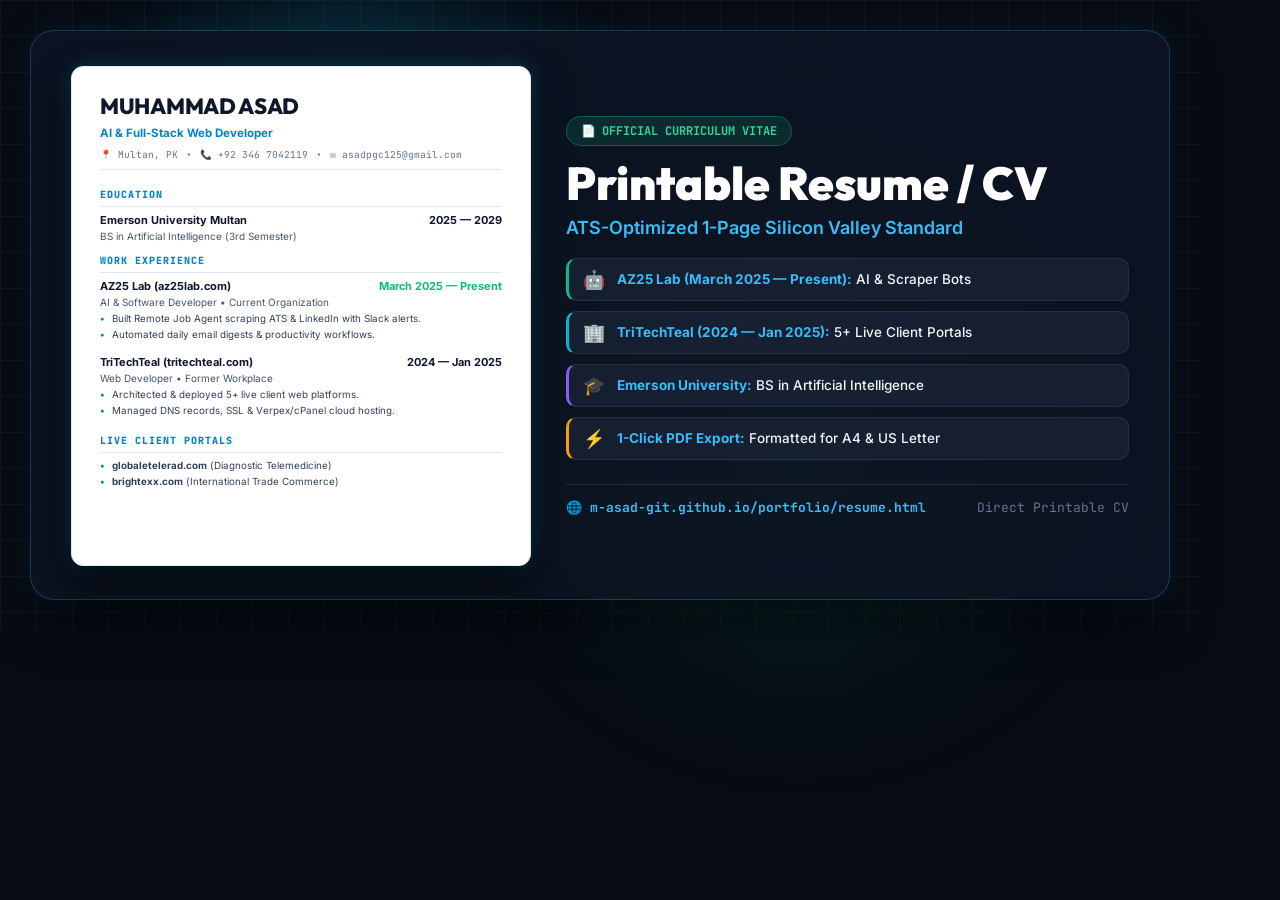
<file: resume_banner_render.html>
<!DOCTYPE html>
<html lang="en">
<head>
  <meta charset="UTF-8">
  <title>Resume OG Banner</title>
  <link rel="preconnect" href="https://fonts.googleapis.com">
  <link rel="preconnect" href="https://fonts.gstatic.com" crossorigin>
  <link href="https://fonts.googleapis.com/css2?family=Outfit:wght@400;600;700;800;900&family=JetBrains+Mono:wght@500;700&family=Inter:wght@400;500;600;700&display=swap" rel="stylesheet">
  <style>
    * {
      box-sizing: border-box;
      margin: 0;
      padding: 0;
    }
    body {
      width: 1200px;
      height: 630px;
      overflow: hidden;
      background: #070b14;
      font-family: 'Inter', sans-serif;
      color: #ffffff;
      display: flex;
      align-items: center;
      justify-content: center;
      position: relative;
    }
    .bg-grid {
      position: absolute;
      inset: 0;
      background-image: 
        linear-gradient(to right, rgba(255, 255, 255, 0.035) 1px, transparent 1px),
        linear-gradient(to bottom, rgba(255, 255, 255, 0.035) 1px, transparent 1px);
      background-size: 36px 36px;
    }
    .glow-cyan {
      position: absolute;
      top: -100px;
      left: 100px;
      width: 500px;
      height: 500px;
      background: radial-gradient(circle, rgba(6, 182, 212, 0.28) 0%, rgba(6, 182, 212, 0) 70%);
      filter: blur(50px);
    }
    .glow-emerald {
      position: absolute;
      bottom: -100px;
      right: 100px;
      width: 600px;
      height: 600px;
      background: radial-gradient(circle, rgba(16, 185, 129, 0.25) 0%, rgba(16, 185, 129, 0) 70%);
      filter: blur(60px);
    }

    .banner-container {
      position: relative;
      z-index: 10;
      width: 1140px;
      height: 570px;
      background: rgba(13, 20, 36, 0.85);
      border: 1px solid rgba(56, 189, 248, 0.25);
      border-radius: 24px;
      box-shadow: 0 25px 60px -15px rgba(0, 0, 0, 0.8), 0 0 30px rgba(6, 182, 212, 0.12);
      backdrop-filter: blur(20px);
      display: grid;
      grid-template-columns: 460px 1fr;
      padding: 35px 40px;
      gap: 35px;
      align-items: center;
    }

    /* Left: Realistic White ATS Resume Sheet */
    .resume-sheet-preview {
      background: #ffffff;
      color: #0f172a;
      border-radius: 12px;
      padding: 24px 28px;
      height: 500px;
      box-shadow: 0 20px 40px rgba(0, 0, 0, 0.6), 0 0 20px rgba(6, 182, 212, 0.25);
      border: 1px solid #e2e8f0;
      display: flex;
      flex-direction: column;
      font-size: 11px;
      line-height: 1.45;
    }
    .cv-name {
      font-family: 'Outfit', sans-serif;
      font-size: 22px;
      font-weight: 800;
      color: #0f172a;
      margin-bottom: 2px;
      letter-spacing: -0.3px;
    }
    .cv-tagline {
      font-size: 11.5px;
      font-weight: 700;
      color: #0284c7;
      margin-bottom: 6px;
    }
    .cv-contacts {
      font-size: 9.5px;
      color: #64748b;
      font-family: 'JetBrains Mono', monospace;
      padding-bottom: 8px;
      border-bottom: 1.5px solid #e2e8f0;
      margin-bottom: 10px;
      display: flex;
      gap: 8px;
      flex-wrap: wrap;
    }
    .cv-section-title {
      font-size: 10px;
      font-weight: 800;
      text-transform: uppercase;
      letter-spacing: 1px;
      color: #0284c7;
      border-bottom: 1px solid #e2e8f0;
      padding-bottom: 3px;
      margin: 8px 0 6px;
      font-family: 'JetBrains Mono', monospace;
    }
    .cv-entry-row {
      display: flex;
      justify-content: space-between;
      font-weight: 700;
      color: #0f172a;
      font-size: 11px;
    }
    .cv-entry-sub {
      font-size: 10px;
      color: #475569;
      margin-bottom: 3px;
    }
    .cv-bullets {
      list-style: none;
      margin-bottom: 6px;
    }
    .cv-bullets li {
      position: relative;
      padding-left: 12px;
      font-size: 9.8px;
      color: #334155;
      margin-bottom: 2px;
    }
    .cv-bullets li::before {
      content: '•';
      position: absolute;
      left: 0;
      color: #0284c7;
      font-weight: bold;
    }

    /* Right: Information and Highlights */
    .details-column {
      display: flex;
      flex-direction: column;
      justify-content: center;
    }
    .eyebrow-pill {
      display: inline-flex;
      align-items: center;
      gap: 6px;
      padding: 6px 14px;
      background: rgba(16, 185, 129, 0.15);
      border: 1px solid rgba(16, 185, 129, 0.35);
      border-radius: 20px;
      color: #34d399;
      font-family: 'JetBrains Mono', monospace;
      font-size: 12px;
      font-weight: 700;
      width: fit-content;
      margin-bottom: 12px;
    }
    .right-title {
      font-family: 'Outfit', sans-serif;
      font-size: 46px;
      font-weight: 900;
      line-height: 1.1;
      color: #ffffff;
      margin-bottom: 8px;
    }
    .right-subtitle {
      font-size: 18px;
      color: #38bdf8;
      font-weight: 600;
      margin-bottom: 20px;
    }

    /* Highlight Feature List */
    .highlights-list {
      display: flex;
      flex-direction: column;
      gap: 10px;
      margin-bottom: 24px;
    }
    .feature-item {
      background: rgba(30, 41, 59, 0.6);
      border: 1px solid rgba(255, 255, 255, 0.08);
      border-radius: 10px;
      padding: 10px 14px;
      display: flex;
      align-items: center;
      gap: 12px;
      font-size: 13.5px;
      color: #f1f5f9;
      font-weight: 500;
    }
    .feature-item strong {
      color: #38bdf8;
    }
    .feature-icon {
      font-size: 18px;
      flex-shrink: 0;
    }

    .footer-bar {
      display: flex;
      align-items: center;
      justify-content: space-between;
      border-top: 1px solid rgba(255, 255, 255, 0.1);
      padding-top: 14px;
      font-family: 'JetBrains Mono', monospace;
      font-size: 13px;
    }
    .url-text {
      color: #38bdf8;
      font-weight: 700;
    }
  </style>
</head>
<body>
  <div class="bg-grid"></div>
  <div class="glow-cyan"></div>
  <div class="glow-emerald"></div>

  <div class="banner-container">
    <!-- Left ATS Resume Preview -->
    <div class="resume-sheet-preview">
      <h1 class="cv-name">MUHAMMAD ASAD</h1>
      <div class="cv-tagline">AI &amp; Full-Stack Web Developer</div>
      <div class="cv-contacts">
        <span>📍 Multan, PK</span>
        <span>•</span>
        <span>📞 +92 346 7042119</span>
        <span>•</span>
        <span>✉️ asadpgc125@gmail.com</span>
      </div>

      <div class="cv-section-title">Education</div>
      <div class="cv-entry-row">
        <span>Emerson University Multan</span>
        <span>2025 — 2029</span>
      </div>
      <div class="cv-entry-sub">BS in Artificial Intelligence (3rd Semester)</div>

      <div class="cv-section-title">Work Experience</div>
      <div class="cv-entry-row">
        <span>AZ25 Lab (az25lab.com)</span>
        <span style="color: #10b981;">March 2025 — Present</span>
      </div>
      <div class="cv-entry-sub">AI &amp; Software Developer • Current Organization</div>
      <ul class="cv-bullets">
        <li>Built Remote Job Agent scraping ATS &amp; LinkedIn with Slack alerts.</li>
        <li>Automated daily email digests &amp; productivity workflows.</li>
      </ul>

      <div class="cv-entry-row" style="margin-top: 4px;">
        <span>TriTechTeal (tritechteal.com)</span>
        <span>2024 — Jan 2025</span>
      </div>
      <div class="cv-entry-sub">Web Developer • Former Workplace</div>
      <ul class="cv-bullets">
        <li>Architected &amp; deployed 5+ live client web platforms.</li>
        <li>Managed DNS records, SSL &amp; Verpex/cPanel cloud hosting.</li>
      </ul>

      <div class="cv-section-title">Live Client Portals</div>
      <ul class="cv-bullets">
        <li><strong>globaletelerad.com</strong> (Diagnostic Telemedicine)</li>
        <li><strong>brightexx.com</strong> (International Trade Commerce)</li>
      </ul>
    </div>

    <!-- Right Side Content -->
    <div class="details-column">
      <div class="eyebrow-pill">
        <span>📄</span>
        <span>OFFICIAL CURRICULUM VITAE</span>
      </div>

      <h1 class="right-title">Printable Resume / CV</h1>
      <div class="right-subtitle">ATS-Optimized 1-Page Silicon Valley Standard</div>

      <div class="highlights-list">
        <div class="feature-item" style="border-left: 3px solid #10b981;">
          <span class="feature-icon">🤖</span>
          <span><strong>AZ25 Lab (March 2025 — Present):</strong> AI &amp; Scraper Bots</span>
        </div>

        <div class="feature-item" style="border-left: 3px solid #06b6d4;">
          <span class="feature-icon">🏢</span>
          <span><strong>TriTechTeal (2024 — Jan 2025):</strong> 5+ Live Client Portals</span>
        </div>

        <div class="feature-item" style="border-left: 3px solid #8b5cf6;">
          <span class="feature-icon">🎓</span>
          <span><strong>Emerson University:</strong> BS in Artificial Intelligence</span>
        </div>

        <div class="feature-item" style="border-left: 3px solid #f59e0b;">
          <span class="feature-icon">⚡</span>
          <span><strong>1-Click PDF Export:</strong> Formatted for A4 &amp; US Letter</span>
        </div>
      </div>

      <div class="footer-bar">
        <div class="url-text">🌐 m-asad-git.github.io/portfolio/resume.html</div>
        <div style="color: #64748b;">Direct Printable CV</div>
      </div>
    </div>
  </div>
</body>
</html>
</file>
<file: css/style.css>
/* ==========================================================================
   MUHAMMAD ASAD - ULTRA MODERN PORTFOLIO DESIGN SYSTEM
   Theme: Cyber Glassmorphism & Modern Dark/Light Architecture
   ========================================================================== */

@import url('https://fonts.googleapis.com/css2?family=Fira+Code:wght@400;500;600&family=Plus+Jakarta+Sans:wght@300;400;500;600;700;800&display=swap');

/* --- CSS Variables & Theme Tokens --- */
:root {
  /* Dark Theme (Default) */
  --bg-primary: #080c17;
  --bg-secondary: #0f172a;
  --bg-tertiary: #1e293b;
  --bg-card: rgba(15, 23, 42, 0.75);
  --bg-card-hover: rgba(30, 41, 59, 0.85);
  --bg-glass: rgba(255, 255, 255, 0.03);
  --bg-glass-heavy: rgba(15, 23, 42, 0.88);
  
  --border-subtle: rgba(255, 255, 255, 0.08);
  --border-medium: rgba(255, 255, 255, 0.16);
  --border-glow: rgba(6, 182, 212, 0.4);

  --text-primary: #f8fafc;
  --text-secondary: #94a3b8;
  --text-muted: #64748b;
  --text-inverse: #0f172a;

  /* Accent Colors */
  --cyan: #06b6d4;
  --cyan-glow: rgba(6, 182, 212, 0.35);
  --blue: #3b82f6;
  --purple: #8b5cf6;
  --purple-glow: rgba(139, 92, 246, 0.35);
  --emerald: #10b981;
  --emerald-glow: rgba(16, 185, 129, 0.3);
  --amber: #f59e0b;
  --rose: #f43f5e;

  /* Gradients */
  --gradient-primary: linear-gradient(135deg, #06b6d4 0%, #3b82f6 50%, #8b5cf6 100%);
  --gradient-emerald: linear-gradient(135deg, #10b981 0%, #06b6d4 100%);
  --gradient-purple: linear-gradient(135deg, #8b5cf6 0%, #ec4899 100%);
  --gradient-dark: linear-gradient(180deg, rgba(15, 23, 42, 0) 0%, #080c17 100%);
  --gradient-card: linear-gradient(135deg, rgba(255,255,255,0.05) 0%, rgba(255,255,255,0.01) 100%);

  /* Typography */
  --font-sans: 'Plus Jakarta Sans', -apple-system, BlinkMacSystemFont, 'Segoe UI', Roboto, sans-serif;
  --font-mono: 'Fira Code', monospace;

  /* Layout & Spacing */
  --container-max: 1240px;
  --nav-height: 72px;
  --radius-sm: 8px;
  --radius-md: 14px;
  --radius-lg: 20px;
  --radius-xl: 28px;
  --radius-full: 9999px;

  /* Shadows */
  --shadow-sm: 0 4px 12px rgba(0, 0, 0, 0.2);
  --shadow-md: 0 10px 30px -10px rgba(0, 0, 0, 0.4);
  --shadow-lg: 0 20px 40px -15px rgba(0, 0, 0, 0.6);
  --shadow-glow: 0 0 30px rgba(6, 182, 212, 0.25);

  /* Transitions */
  --transition-fast: 0.18s cubic-bezier(0.16, 1, 0.3, 1);
  --transition-normal: 0.3s cubic-bezier(0.16, 1, 0.3, 1);
  --transition-slow: 0.5s cubic-bezier(0.16, 1, 0.3, 1);
}

/* Light Theme Variables */
[data-theme="light"] {
  --bg-primary: #f8fafc;
  --bg-secondary: #f1f5f9;
  --bg-tertiary: #e2e8f0;
  --bg-card: rgba(255, 255, 255, 0.85);
  --bg-card-hover: rgba(255, 255, 255, 0.98);
  --bg-glass: rgba(0, 0, 0, 0.03);
  --bg-glass-heavy: rgba(255, 255, 255, 0.92);

  --border-subtle: rgba(0, 0, 0, 0.08);
  --border-medium: rgba(0, 0, 0, 0.14);
  --border-glow: rgba(6, 182, 212, 0.5);

  --text-primary: #0f172a;
  --text-secondary: #475569;
  --text-muted: #94a3b8;
  --text-inverse: #f8fafc;

  --shadow-sm: 0 4px 12px rgba(0, 0, 0, 0.06);
  --shadow-md: 0 10px 30px -10px rgba(0, 0, 0, 0.1);
  --shadow-lg: 0 20px 40px -15px rgba(0, 0, 0, 0.15);
  --shadow-glow: 0 0 30px rgba(6, 182, 212, 0.2);
}

/* --- Base & Reset --- */
*, *::before, *::after {
  box-sizing: border-box;
  margin: 0;
  padding: 0;
}

html {
  scroll-behavior: smooth;
  font-size: 16px;
  -webkit-text-size-adjust: 100%;
}

body {
  font-family: var(--font-sans);
  background-color: var(--bg-primary);
  color: var(--text-primary);
  line-height: 1.65;
  overflow-x: hidden;
  position: relative;
  transition: background-color var(--transition-normal), color var(--transition-normal);
}

/* Custom Scrollbar */
::-webkit-scrollbar {
  width: 8px;
}
::-webkit-scrollbar-track {
  background: var(--bg-primary);
}
::-webkit-scrollbar-thumb {
  background: var(--bg-tertiary);
  border-radius: 4px;
}
::-webkit-scrollbar-thumb:hover {
  background: var(--cyan);
}

a {
  color: inherit;
  text-decoration: none;
}

button {
  font-family: inherit;
  cursor: pointer;
  border: none;
  background: none;
  color: inherit;
}

img, svg {
  display: block;
  max-width: 100%;
}

/* --- Interactive Canvas Background --- */
#particle-canvas {
  position: fixed;
  top: 0;
  left: 0;
  width: 100vw;
  height: 100vh;
  z-index: 0;
  pointer-events: none;
  opacity: 0.65;
}

/* --- Layout Utility Classes --- */
.container {
  width: 100%;
  max-width: var(--container-max);
  margin-left: auto;
  margin-right: auto;
  padding-left: 1.5rem;
  padding-right: 1.5rem;
  position: relative;
  z-index: 1;
}

.section {
  padding: 6rem 0;
  position: relative;
  z-index: 1;
}

@media (max-width: 768px) {
  .section {
    padding: 4rem 0;
  }
}

.section-header {
  text-align: center;
  margin-bottom: 3.5rem;
}

.section-tag {
  display: inline-flex;
  align-items: center;
  gap: 0.5rem;
  padding: 0.35rem 0.9rem;
  border-radius: var(--radius-full);
  background: var(--bg-glass);
  border: 1px solid var(--border-subtle);
  font-family: var(--font-mono);
  font-size: 0.8rem;
  font-weight: 500;
  color: var(--cyan);
  margin-bottom: 0.85rem;
  backdrop-filter: blur(8px);
}

.section-title {
  font-size: 2.35rem;
  font-weight: 800;
  letter-spacing: -0.03em;
  margin-bottom: 0.75rem;
  background: linear-gradient(135deg, var(--text-primary) 30%, var(--text-secondary) 100%);
  -webkit-background-clip: text;
  -webkit-text-fill-color: transparent;
}

.section-subtitle {
  color: var(--text-secondary);
  font-size: 1.05rem;
  max-width: 600px;
  margin-left: auto;
  margin-right: auto;
}

/* Highlight text gradients */
.gradient-text {
  background: var(--gradient-primary);
  -webkit-background-clip: text;
  -webkit-text-fill-color: transparent;
}

.gradient-emerald {
  background: var(--gradient-emerald);
  -webkit-background-clip: text;
  -webkit-text-fill-color: transparent;
}

/* --- Glassmorphism Card Element --- */
.glass-card {
  background: var(--bg-card);
  backdrop-filter: blur(16px);
  -webkit-backdrop-filter: blur(16px);
  border: 1px solid var(--border-subtle);
  border-radius: var(--radius-lg);
  box-shadow: var(--shadow-md);
  transition: transform var(--transition-normal), border-color var(--transition-normal), box-shadow var(--transition-normal);
  position: relative;
  overflow: hidden;
}

.glass-card::before {
  content: '';
  position: absolute;
  top: 0;
  left: 0;
  right: 0;
  height: 1px;
  background: linear-gradient(90deg, transparent, var(--border-medium), transparent);
  pointer-events: none;
}

.glass-card:hover {
  transform: translateY(-4px);
  border-color: var(--border-glow);
  box-shadow: var(--shadow-lg), var(--shadow-glow);
}

/* --- Navigation Bar --- */
.navbar {
  position: fixed;
  top: 0;
  left: 0;
  right: 0;
  height: var(--nav-height);
  background: var(--bg-glass-heavy);
  backdrop-filter: blur(16px);
  -webkit-backdrop-filter: blur(16px);
  border-bottom: 1px solid var(--border-subtle);
  z-index: 100;
  transition: all var(--transition-normal);
}

.navbar.scrolled {
  box-shadow: var(--shadow-md);
  border-bottom-color: var(--border-medium);
}

.nav-container {
  display: flex;
  align-items: center;
  justify-content: space-between;
  height: 100%;
}

.brand-logo {
  display: flex;
  align-items: center;
  gap: 0.75rem;
  font-weight: 800;
  font-size: 1.2rem;
  letter-spacing: -0.02em;
}

.brand-icon {
  width: 36px;
  height: 36px;
  border-radius: var(--radius-sm);
  background: var(--gradient-primary);
  display: flex;
  align-items: center;
  justify-content: center;
  color: #fff;
  font-family: var(--font-mono);
  font-weight: 700;
  font-size: 1.05rem;
  box-shadow: 0 0 15px var(--cyan-glow);
}

.nav-links {
  display: flex;
  align-items: center;
  gap: 1.75rem;
  list-style: none;
}

.nav-link {
  font-size: 0.92rem;
  font-weight: 500;
  color: var(--text-secondary);
  transition: color var(--transition-fast);
  position: relative;
  padding: 0.5rem 0;
}

.nav-link:hover, .nav-link.active {
  color: var(--cyan);
}

.nav-link::after {
  content: '';
  position: absolute;
  bottom: 0;
  left: 0;
  width: 0;
  height: 2px;
  background: var(--cyan);
  transition: width var(--transition-fast);
  border-radius: 2px;
}

.nav-link:hover::after, .nav-link.active::after {
  width: 100%;
}

.nav-actions {
  display: flex;
  align-items: center;
  gap: 1rem;
}

.theme-toggle-btn {
  width: 40px;
  height: 40px;
  border-radius: var(--radius-md);
  background: var(--bg-glass);
  border: 1px solid var(--border-subtle);
  display: flex;
  align-items: center;
  justify-content: center;
  color: var(--text-secondary);
  transition: all var(--transition-fast);
}

.theme-toggle-btn:hover {
  color: var(--cyan);
  border-color: var(--cyan);
  background: var(--bg-tertiary);
}

.brand-logo {
  display: flex;
  align-items: center;
  gap: 0.65rem;
  font-weight: 800;
  font-size: 1.15rem;
  color: var(--text-primary);
  text-decoration: none;
  white-space: nowrap;
  flex-shrink: 0;
}

.mobile-menu-btn {
  display: none;
  width: 40px;
  height: 40px;
  border-radius: var(--radius-md);
  background: var(--bg-glass);
  border: 1px solid var(--border-subtle);
  align-items: center;
  justify-content: center;
  color: var(--text-primary);
  cursor: pointer;
}

@media (max-width: 860px) {
  .nav-desktop-btn {
    display: none !important;
  }
  .brand-logo span {
    font-size: 1.05rem;
    white-space: nowrap;
  }
  .nav-actions {
    gap: 0.5rem;
  }
  .nav-links {
    position: fixed;
    top: var(--nav-height);
    left: 0;
    right: 0;
    background: var(--bg-secondary);
    border-bottom: 1px solid var(--border-medium);
    padding: 1.5rem 2rem;
    flex-direction: column;
    align-items: flex-start;
    gap: 1.25rem;
    box-shadow: var(--shadow-lg);
    transform: translateY(-120%);
    transition: transform var(--transition-normal);
    opacity: 0;
    pointer-events: none;
    z-index: 1000;
  }
  .nav-links.open {
    transform: translateY(0);
    opacity: 1;
    pointer-events: auto;
  }
  .mobile-menu-btn {
    display: flex;
  }
}

/* --- Affiliations & Workplace References --- */
.affiliations-section {
  padding: 2.5rem 0 3.5rem;
  position: relative;
  z-index: 2;
  border-top: 1px solid var(--border-subtle);
  border-bottom: 1px solid var(--border-subtle);
  background: var(--bg-glass);
}

.affiliations-header {
  text-align: center;
  margin-bottom: 1.75rem;
}

.affiliations-title {
  font-size: 0.85rem;
  font-family: var(--font-mono);
  color: var(--text-muted);
  text-transform: uppercase;
  letter-spacing: 0.08em;
}

.affiliations-grid {
  display: grid;
  grid-template-columns: 1fr 1fr;
  gap: 1.75rem;
  max-width: 960px;
  margin: 0 auto;
}

@media (max-width: 768px) {
  .affiliations-grid {
    grid-template-columns: 1fr;
  }
}

.affiliation-card {
  padding: 1.5rem;
  display: flex;
  align-items: center;
  gap: 1.25rem;
  text-decoration: none;
  transition: all var(--transition-fast);
}

.affiliation-card:hover {
  transform: translateY(-3px);
  border-color: var(--cyan);
  box-shadow: 0 8px 24px rgba(6, 182, 212, 0.2);
}

.affiliation-icon {
  width: 52px;
  height: 52px;
  border-radius: var(--radius-md);
  background: var(--bg-tertiary);
  border: 1px solid var(--border-medium);
  display: flex;
  align-items: center;
  justify-content: center;
  font-family: var(--font-mono);
  font-weight: 800;
  font-size: 1.25rem;
  color: var(--cyan);
  flex-shrink: 0;
}

.affiliation-info {
  display: flex;
  flex-direction: column;
}

.affiliation-badge {
  font-size: 0.72rem;
  font-family: var(--font-mono);
  font-weight: 700;
  color: var(--emerald);
  text-transform: uppercase;
  letter-spacing: 0.04em;
  margin-bottom: 0.2rem;
}

.affiliation-name {
  font-size: 1.15rem;
  font-weight: 700;
  color: var(--text-primary);
  display: flex;
  align-items: center;
  gap: 0.35rem;
}

.affiliation-desc {
  font-size: 0.84rem;
  color: var(--text-secondary);
  line-height: 1.45;
}

/* --- Buttons & Badges --- */
.btn {
  display: inline-flex;
  align-items: center;
  justify-content: center;
  gap: 0.5rem;
  padding: 0.75rem 1.4rem;
  border-radius: var(--radius-md);
  font-weight: 600;
  font-size: 0.92rem;
  transition: all var(--transition-fast);
  white-space: nowrap;
}

.btn-primary {
  background: var(--gradient-primary);
  color: #fff;
  box-shadow: 0 4px 18px var(--cyan-glow);
}

.btn-primary:hover {
  transform: translateY(-2px);
  box-shadow: 0 6px 24px rgba(6, 182, 212, 0.5);
}

.btn-secondary {
  background: var(--bg-glass);
  color: var(--text-primary);
  border: 1px solid var(--border-medium);
}

.btn-secondary:hover {
  background: var(--bg-tertiary);
  border-color: var(--cyan);
  color: var(--cyan);
  transform: translateY(-2px);
}

.btn-sm {
  padding: 0.45rem 0.9rem;
  font-size: 0.82rem;
  border-radius: var(--radius-sm);
}

.btn-icon {
  width: 38px;
  height: 38px;
  padding: 0;
  border-radius: var(--radius-md);
  display: inline-flex;
  align-items: center;
  justify-content: center;
}

/* Status Indicator Dot */
.status-badge {
  display: inline-flex;
  align-items: center;
  gap: 0.55rem;
  padding: 0.4rem 0.95rem;
  border-radius: var(--radius-full);
  background: rgba(16, 185, 129, 0.12);
  border: 1px solid rgba(16, 185, 129, 0.35);
  font-size: 0.82rem;
  font-weight: 600;
  color: var(--emerald);
}

.status-dot {
  width: 8px;
  height: 8px;
  border-radius: 50%;
  background: var(--emerald);
  box-shadow: 0 0 10px var(--emerald);
  animation: pulse-emerald 2s infinite;
}

@keyframes pulse-emerald {
  0% { transform: scale(0.95); box-shadow: 0 0 0 0 rgba(16, 185, 129, 0.7); }
  70% { transform: scale(1); box-shadow: 0 0 0 8px rgba(16, 185, 129, 0); }
  100% { transform: scale(0.95); box-shadow: 0 0 0 0 rgba(16, 185, 129, 0); }
}

/* --- Hero Section --- */
.hero-section {
  min-height: 100vh;
  padding-top: calc(var(--nav-height) + 3rem);
  padding-bottom: 5rem;
  display: flex;
  align-items: center;
}

.hero-grid {
  display: grid;
  grid-template-columns: 1.2fr 0.8fr;
  gap: 3.5rem;
  align-items: center;
}

@media (max-width: 960px) {
  .hero-grid {
    grid-template-columns: 1fr;
    text-align: center;
    gap: 3rem;
  }
  .hero-actions, .hero-socials, .hero-metrics {
    justify-content: center;
  }
}

.hero-intro {
  display: inline-flex;
  align-items: center;
  gap: 0.75rem;
  margin-bottom: 1.25rem;
  flex-wrap: wrap;
}

.hero-greeting {
  font-family: var(--font-mono);
  font-size: 0.95rem;
  color: var(--cyan);
  font-weight: 500;
}

.hero-title {
  font-size: 3.4rem;
  font-weight: 800;
  line-height: 1.15;
  letter-spacing: -0.035em;
  margin-bottom: 1.25rem;
}

@media (max-width: 640px) {
  .hero-title {
    font-size: 2.4rem;
  }
}

.hero-typewriter-wrap {
  font-family: var(--font-mono);
  font-size: 1.25rem;
  font-weight: 600;
  color: var(--purple);
  margin-bottom: 1.25rem;
  min-height: 2rem;
  display: flex;
  align-items: center;
  gap: 0.25rem;
}

@media (max-width: 960px) {
  .hero-typewriter-wrap {
    justify-content: center;
  }
}

.typewriter-cursor {
  display: inline-block;
  width: 2px;
  height: 1.3rem;
  background: var(--cyan);
  animation: blink 0.9s infinite;
}

@keyframes blink {
  0%, 100% { opacity: 1; }
  50% { opacity: 0; }
}

.hero-desc {
  font-size: 1.1rem;
  color: var(--text-secondary);
  line-height: 1.7;
  margin-bottom: 2rem;
  max-width: 620px;
}

.hero-actions {
  display: flex;
  align-items: center;
  gap: 1rem;
  margin-bottom: 2.5rem;
  flex-wrap: wrap;
}

.hero-socials {
  display: flex;
  align-items: center;
  gap: 0.85rem;
  margin-bottom: 2.5rem;
}

.social-link {
  width: 42px;
  height: 42px;
  border-radius: var(--radius-md);
  background: var(--bg-glass);
  border: 1px solid var(--border-subtle);
  display: flex;
  align-items: center;
  justify-content: center;
  color: var(--text-secondary);
  transition: all var(--transition-fast);
}

.social-link:hover {
  color: var(--cyan);
  border-color: var(--cyan);
  background: var(--bg-tertiary);
  transform: translateY(-3px);
  box-shadow: 0 4px 14px var(--cyan-glow);
}

.hero-metrics {
  display: grid;
  grid-template-columns: repeat(auto-fit, minmax(130px, 1fr));
  gap: 1rem;
  border-top: 1px solid var(--border-subtle);
  padding-top: 1.75rem;
}

.metric-card {
  padding: 0.75rem;
  border-radius: var(--radius-sm);
  background: var(--bg-glass);
  border: 1px solid var(--border-subtle);
  text-align: left;
}

.metric-val {
  font-size: 1.35rem;
  font-weight: 800;
  color: var(--cyan);
  font-family: var(--font-mono);
}

.metric-lbl {
  font-size: 0.78rem;
  color: var(--text-muted);
  font-weight: 500;
}

/* Hero Visual / Avatar Card */
.hero-visual-card {
  padding: 2rem;
  text-align: center;
  position: relative;
}

.hero-avatar-wrap {
  width: 220px;
  height: 220px;
  margin: 0 auto 1.5rem;
  position: relative;
}

.hero-avatar-img {
  width: 100%;
  height: 100%;
  border-radius: 50%;
  object-fit: cover;
  object-position: center 20%;
  border: 3.5px solid var(--cyan);
  box-shadow: 0 0 30px var(--cyan-glow), 0 10px 30px rgba(0,0,0,0.5);
  transition: transform var(--transition-normal), box-shadow var(--transition-normal);
}

.hero-avatar-img:hover {
  transform: scale(1.03);
  box-shadow: 0 0 45px rgba(6, 182, 212, 0.6), 0 15px 35px rgba(0,0,0,0.6);
}

.floating-chip {
  position: absolute;
  padding: 0.5rem 0.9rem;
  border-radius: var(--radius-full);
  background: var(--bg-card-hover);
  border: 1px solid var(--border-medium);
  font-size: 0.8rem;
  font-weight: 600;
  display: flex;
  align-items: center;
  gap: 0.4rem;
  box-shadow: var(--shadow-md);
  backdrop-filter: blur(10px);
  animation: float 4s ease-in-out infinite;
}

.chip-1 {
  top: 10px;
  left: -20px;
  animation-delay: 0s;
}

.chip-2 {
  bottom: 20px;
  right: -20px;
  animation-delay: 2s;
}

@keyframes float {
  0%, 100% { transform: translateY(0); }
  50% { transform: translateY(-8px); }
}

/* --- Project Showcase Section --- */
.projects-filter-bar {
  display: flex;
  align-items: center;
  justify-content: center;
  gap: 0.65rem;
  margin-bottom: 2.75rem;
  flex-wrap: wrap;
}

.filter-btn {
  padding: 0.55rem 1.15rem;
  border-radius: var(--radius-full);
  background: var(--bg-glass);
  border: 1px solid var(--border-subtle);
  font-size: 0.88rem;
  font-weight: 600;
  color: var(--text-secondary);
  transition: all var(--transition-fast);
}

.filter-btn:hover {
  color: var(--text-primary);
  border-color: var(--border-medium);
  background: var(--bg-tertiary);
}

.filter-btn.active {
  background: var(--gradient-primary);
  color: #fff;
  border-color: transparent;
  box-shadow: 0 4px 14px var(--cyan-glow);
}

.projects-grid {
  display: grid;
  grid-template-columns: repeat(auto-fill, minmax(350px, 1fr));
  gap: 2rem;
}

@media (max-width: 480px) {
  .projects-grid {
    grid-template-columns: 1fr;
  }
}

.project-card {
  display: flex;
  flex-direction: column;
  height: 100%;
}

.project-thumb {
  width: 100%;
  height: 220px;
  background: #0f172a;
  position: relative;
  overflow: hidden;
  border-bottom: 1px solid var(--border-subtle);
  display: flex;
  flex-direction: column;
}

/* Browser mockup topbar */
.browser-bar {
  height: 28px;
  background: #090d16;
  border-bottom: 1px solid rgba(255, 255, 255, 0.08);
  display: flex;
  align-items: center;
  padding: 0 12px;
  gap: 6px;
  z-index: 2;
  flex-shrink: 0;
}

.browser-dot {
  width: 8px;
  height: 8px;
  border-radius: 50%;
}
.browser-dot.red { background: #ef4444; }
.browser-dot.yellow { background: #f59e0b; }
.browser-dot.green { background: #10b981; }

.browser-url {
  margin-left: 8px;
  font-family: var(--font-mono);
  font-size: 0.68rem;
  color: #94a3b8;
  white-space: nowrap;
  overflow: hidden;
  text-overflow: ellipsis;
  max-width: 220px;
}

.project-img-wrap {
  width: 100%;
  flex-grow: 1;
  position: relative;
  overflow: hidden;
  background: #0f172a;
}

.project-img-wrap img {
  width: 100%;
  height: 100%;
  object-fit: cover;
  object-position: top center;
  transition: transform var(--transition-slow);
}

.project-img-overlay {
  position: absolute;
  inset: 0;
  background: linear-gradient(180deg, rgba(8, 12, 23, 0) 60%, rgba(8, 12, 23, 0.85) 100%);
  pointer-events: none;
}

.project-card:hover .project-img-wrap img {
  transform: scale(1.06);
}

.project-badge-tag {
  position: absolute;
  top: 36px;
  right: 12px;
  padding: 0.25rem 0.65rem;
  border-radius: var(--radius-sm);
  background: rgba(15, 23, 42, 0.88);
  backdrop-filter: blur(8px);
  border: 1px solid var(--border-medium);
  font-family: var(--font-mono);
  font-size: 0.72rem;
  font-weight: 600;
  color: var(--cyan);
  z-index: 3;
}

.project-content {
  padding: 1.5rem;
  display: flex;
  flex-direction: column;
  flex-grow: 1;
}

.project-category-meta {
  font-family: var(--font-mono);
  font-size: 0.78rem;
  color: var(--purple);
  font-weight: 600;
  margin-bottom: 0.35rem;
  text-transform: uppercase;
  letter-spacing: 0.05em;
}

.project-title {
  font-size: 1.25rem;
  font-weight: 700;
  margin-bottom: 0.55rem;
  color: var(--text-primary);
}

.project-desc {
  font-size: 0.92rem;
  color: var(--text-secondary);
  margin-bottom: 1.25rem;
  line-height: 1.6;
  flex-grow: 1;
}

.project-tags {
  display: flex;
  flex-wrap: wrap;
  gap: 0.45rem;
  margin-bottom: 1.5rem;
}

.tech-tag {
  padding: 0.25rem 0.55rem;
  border-radius: var(--radius-sm);
  background: var(--bg-tertiary);
  border: 1px solid var(--border-subtle);
  font-family: var(--font-mono);
  font-size: 0.72rem;
  color: var(--text-secondary);
}

.project-footer {
  display: flex;
  align-items: center;
  justify-content: space-between;
  border-top: 1px solid var(--border-subtle);
  padding-top: 1rem;
  margin-top: auto;
}

.project-links {
  display: flex;
  align-items: center;
  gap: 0.65rem;
}

/* --- Experience & Career Timeline --- */
.timeline-container {
  position: relative;
  max-width: 900px;
  margin: 0 auto;
}

.timeline-container::before {
  content: '';
  position: absolute;
  top: 0;
  bottom: 0;
  left: 24px;
  width: 2px;
  background: linear-gradient(180deg, var(--cyan) 0%, var(--purple) 100%);
  opacity: 0.35;
}

.timeline-item {
  position: relative;
  padding-left: 65px;
  margin-bottom: 2.75rem;
}

.timeline-dot {
  position: absolute;
  left: 17px;
  top: 24px;
  width: 16px;
  height: 16px;
  border-radius: 50%;
  background: var(--bg-primary);
  border: 3px solid var(--cyan);
  box-shadow: 0 0 12px var(--cyan-glow);
  z-index: 2;
}

.timeline-card {
  padding: 1.75rem;
}

.timeline-header {
  display: flex;
  align-items: flex-start;
  justify-content: space-between;
  gap: 1rem;
  margin-bottom: 0.85rem;
  flex-wrap: wrap;
}

.timeline-role {
  font-size: 1.25rem;
  font-weight: 700;
  color: var(--text-primary);
}

.timeline-company {
  font-size: 0.98rem;
  color: var(--cyan);
  font-weight: 600;
}

.timeline-period {
  font-family: var(--font-mono);
  font-size: 0.82rem;
  padding: 0.25rem 0.75rem;
  border-radius: var(--radius-full);
  background: var(--bg-glass);
  border: 1px solid var(--border-subtle);
  color: var(--text-secondary);
}

.timeline-desc {
  font-size: 0.94rem;
  color: var(--text-secondary);
  margin-bottom: 1rem;
  line-height: 1.65;
}

.timeline-highlights {
  list-style: none;
  margin-bottom: 1.25rem;
}

.timeline-highlights li {
  position: relative;
  padding-left: 1.35rem;
  font-size: 0.9rem;
  color: var(--text-secondary);
  margin-bottom: 0.5rem;
  line-height: 1.5;
}

.timeline-highlights li::before {
  content: '▹';
  position: absolute;
  left: 0;
  color: var(--emerald);
  font-weight: bold;
}

/* --- Skills Matrix Grid --- */
.skills-grid {
  display: grid;
  grid-template-columns: repeat(auto-fit, minmax(320px, 1fr));
  gap: 2rem;
}

.skill-category-card {
  padding: 1.75rem;
  display: flex;
  flex-direction: column;
}

.skill-category-header {
  display: flex;
  align-items: center;
  gap: 0.85rem;
  margin-bottom: 0.85rem;
}

.skill-cat-icon {
  width: 42px;
  height: 42px;
  border-radius: var(--radius-md);
  background: var(--gradient-primary);
  display: flex;
  align-items: center;
  justify-content: center;
  color: #fff;
  font-size: 1.2rem;
  flex-shrink: 0;
}

.skill-cat-title {
  font-size: 1.15rem;
  font-weight: 700;
  color: var(--text-primary);
}

.skill-cat-subtitle {
  font-size: 0.78rem;
  font-family: var(--font-mono);
  color: var(--cyan);
  font-weight: 600;
}

.skill-cat-description {
  font-size: 0.9rem;
  color: var(--text-secondary);
  line-height: 1.6;
  margin-bottom: 1.25rem;
  flex-grow: 1;
}

.skill-badge-wrap {
  display: flex;
  flex-wrap: wrap;
  gap: 0.5rem;
  border-top: 1px solid var(--border-subtle);
  padding-top: 1.15rem;
  margin-top: auto;
}

.capability-badge {
  padding: 0.35rem 0.75rem;
  border-radius: var(--radius-full);
  background: var(--bg-tertiary);
  border: 1px solid var(--border-medium);
  font-family: var(--font-mono);
  font-size: 0.78rem;
  color: var(--text-primary);
  font-weight: 600;
  transition: all var(--transition-fast);
}

.capability-badge:hover {
  background: var(--bg-card-hover);
  border-color: var(--cyan);
  color: var(--cyan);
  transform: translateY(-2px);
  box-shadow: 0 4px 12px var(--cyan-glow);
}

/* --- About Me Section --- */
.about-grid {
  display: grid;
  grid-template-columns: 1fr 1fr;
  gap: 3rem;
  align-items: center;
}

@media (max-width: 900px) {
  .about-grid {
    grid-template-columns: 1fr;
  }
}

.about-card {
  padding: 2.25rem;
}

.about-text {
  font-size: 1.02rem;
  color: var(--text-secondary);
  line-height: 1.75;
  margin-bottom: 1.5rem;
}

.about-pillars {
  display: grid;
  grid-template-columns: 1fr 1fr;
  gap: 1rem;
  margin-top: 1.5rem;
}

.pillar-item {
  padding: 1rem;
  border-radius: var(--radius-md);
  background: var(--bg-glass);
  border: 1px solid var(--border-subtle);
}

.pillar-title {
  font-size: 0.95rem;
  font-weight: 700;
  color: var(--text-primary);
  margin-bottom: 0.25rem;
}

.pillar-desc {
  font-size: 0.8rem;
  color: var(--text-muted);
}

/* --- Contact & Inquiry Section --- */
.contact-grid {
  display: grid;
  grid-template-columns: 0.9fr 1.1fr;
  gap: 3rem;
}

@media (max-width: 900px) {
  .contact-grid {
    grid-template-columns: 1fr;
  }
}

.contact-info-card {
  padding: 2.25rem;
  display: flex;
  flex-direction: column;
  gap: 1.75rem;
}

.contact-channel {
  display: flex;
  align-items: flex-start;
  gap: 1rem;
}

.channel-icon {
  width: 44px;
  height: 44px;
  border-radius: var(--radius-md);
  background: var(--bg-tertiary);
  border: 1px solid var(--border-medium);
  display: flex;
  align-items: center;
  justify-content: center;
  color: var(--cyan);
  flex-shrink: 0;
}

.channel-details {
  display: flex;
  flex-direction: column;
}

.channel-label {
  font-size: 0.8rem;
  font-weight: 600;
  color: var(--text-muted);
  text-transform: uppercase;
  font-family: var(--font-mono);
}

.channel-value {
  font-size: 1rem;
  font-weight: 600;
  color: var(--text-primary);
}

.contact-form-card {
  padding: 2.25rem;
}

.form-group {
  margin-bottom: 1.25rem;
}

.form-label {
  display: block;
  font-size: 0.85rem;
  font-weight: 600;
  margin-bottom: 0.4rem;
  color: var(--text-secondary);
}

.form-control {
  width: 100%;
  padding: 0.85rem 1rem;
  border-radius: var(--radius-md);
  background: var(--bg-secondary);
  border: 1px solid var(--border-subtle);
  color: var(--text-primary);
  font-family: inherit;
  font-size: 0.95rem;
  transition: all var(--transition-fast);
}

.form-control:focus {
  outline: none;
  border-color: var(--cyan);
  box-shadow: 0 0 0 3px var(--cyan-glow);
  background: var(--bg-tertiary);
}

textarea.form-control {
  resize: vertical;
  min-height: 120px;
}

/* --- Project Detail Modal --- */
.modal-backdrop {
  position: fixed;
  inset: 0;
  background: rgba(8, 12, 23, 0.88);
  backdrop-filter: blur(12px);
  -webkit-backdrop-filter: blur(12px);
  z-index: 1000;
  display: flex;
  align-items: center;
  justify-content: center;
  padding: 1.5rem;
  opacity: 0;
  visibility: hidden;
  transition: all var(--transition-normal);
}

.modal-backdrop.open {
  opacity: 1;
  visibility: visible;
}

.modal-window {
  width: 100%;
  max-width: 760px;
  max-height: 90vh;
  overflow-y: auto;
  background: var(--bg-secondary);
  border: 1px solid var(--border-medium);
  border-radius: var(--radius-xl);
  box-shadow: var(--shadow-lg), var(--shadow-glow);
  transform: scale(0.92);
  transition: transform var(--transition-normal);
  padding: 2.25rem;
  position: relative;
}

.modal-backdrop.open .modal-window {
  transform: scale(1);
}

.modal-close-btn {
  position: absolute;
  top: 1.5rem;
  right: 1.5rem;
  width: 38px;
  height: 38px;
  border-radius: 50%;
  background: var(--bg-tertiary);
  border: 1px solid var(--border-subtle);
  display: flex;
  align-items: center;
  justify-content: center;
  color: var(--text-secondary);
  transition: all var(--transition-fast);
}

.modal-close-btn:hover {
  color: var(--rose);
  border-color: var(--rose);
  transform: rotate(90deg);
}

.modal-img-wrap {
  width: 100%;
  height: 260px;
  border-radius: var(--radius-md);
  overflow: hidden;
  margin-bottom: 1.75rem;
  border: 1px solid var(--border-subtle);
}

.modal-img-wrap img {
  width: 100%;
  height: 100%;
  object-fit: cover;
}

.modal-stats-grid {
  display: grid;
  grid-template-columns: repeat(auto-fit, minmax(130px, 1fr));
  gap: 0.85rem;
  margin: 1.5rem 0;
}

.modal-stat-box {
  padding: 0.75rem 1rem;
  border-radius: var(--radius-sm);
  background: var(--bg-tertiary);
  border: 1px solid var(--border-subtle);
}

.modal-stat-val {
  font-weight: 700;
  font-family: var(--font-mono);
  color: var(--cyan);
  font-size: 0.95rem;
}

.modal-stat-lbl {
  font-size: 0.75rem;
  color: var(--text-muted);
}

/* --- Floating Toast Notification --- */
.toast-notification {
  position: fixed;
  bottom: 2rem;
  right: 2rem;
  padding: 0.85rem 1.4rem;
  border-radius: var(--radius-md);
  background: var(--bg-secondary);
  border: 1px solid var(--emerald);
  box-shadow: 0 10px 30px rgba(0,0,0,0.5), 0 0 20px var(--emerald-glow);
  color: var(--text-primary);
  font-weight: 600;
  font-size: 0.9rem;
  display: flex;
  align-items: center;
  gap: 0.65rem;
  z-index: 2000;
  transform: translateY(150%);
  opacity: 0;
  transition: all var(--transition-normal);
}

.toast-notification.show {
  transform: translateY(0);
  opacity: 1;
}

/* --- Footer --- */
.footer {
  border-top: 1px solid var(--border-subtle);
  padding: 4rem 0 2.5rem;
  background: var(--bg-primary);
}

.footer-grid {
  display: grid;
  grid-template-columns: 1.3fr 0.8fr 1.1fr 1.3fr;
  gap: 2.5rem;
  margin-bottom: 3rem;
}

@media (max-width: 1024px) {
  .footer-grid {
    grid-template-columns: 1fr 1fr;
    gap: 2rem;
  }
}

@media (max-width: 600px) {
  .footer-grid {
    grid-template-columns: 1fr;
    gap: 2rem;
  }
}

.footer-bottom {
  display: flex;
  align-items: center;
  justify-content: space-between;
  border-top: 1px solid var(--border-subtle);
  padding-top: 2rem;
  font-size: 0.85rem;
  color: var(--text-muted);
  flex-wrap: wrap;
  gap: 1rem;
}

/* --- What I Can Deliver For You (Services Grid) --- */
.services-grid {
  display: grid;
  grid-template-columns: repeat(auto-fit, minmax(320px, 1fr));
  gap: 2rem;
}

.service-card {
  padding: 2.25rem;
  display: flex;
  flex-direction: column;
  height: 100%;
}

.service-card-top {
  display: flex;
  align-items: center;
  justify-content: space-between;
  margin-bottom: 1.25rem;
}

.service-icon-box {
  width: 52px;
  height: 52px;
  border-radius: var(--radius-md);
  background: var(--bg-tertiary);
  border: 1px solid var(--border-medium);
  display: flex;
  align-items: center;
  justify-content: center;
  color: var(--cyan);
  box-shadow: 0 4px 14px var(--cyan-glow);
}

.service-badge {
  font-size: 0.75rem;
  font-family: var(--font-mono);
  font-weight: 700;
  padding: 0.25rem 0.65rem;
  border-radius: var(--radius-full);
  background: rgba(16, 185, 129, 0.12);
  border: 1px solid rgba(16, 185, 129, 0.35);
  color: var(--emerald);
}

.service-title {
  font-size: 1.35rem;
  font-weight: 800;
  color: var(--text-primary);
  margin-bottom: 0.75rem;
}

.service-desc {
  font-size: 0.92rem;
  color: var(--text-secondary);
  line-height: 1.6;
  margin-bottom: 1.5rem;
}

.service-deliverables {
  list-style: none;
  display: flex;
  flex-direction: column;
  gap: 0.65rem;
  margin-bottom: 2rem;
  flex-grow: 1;
}

.service-deliverables li {
  font-size: 0.88rem;
  color: var(--text-primary);
  display: flex;
  align-items: flex-start;
  gap: 0.65rem;
  line-height: 1.45;
}

.service-check {
  color: var(--cyan);
  font-weight: bold;
  font-family: var(--font-mono);
  flex-shrink: 0;
}

/* --- Resume Preview Modal Styles --- */
.resume-modal-body {
  background: var(--bg-secondary);
  color: var(--text-primary);
  border-radius: var(--radius-lg);
  padding: 1rem 0;
}

.resume-header {
  border-bottom: 2px solid var(--border-medium);
  padding-bottom: 1.5rem;
  margin-bottom: 1.75rem;
}

.resume-name {
  font-size: 1.85rem;
  font-weight: 800;
  color: var(--text-primary);
  margin-bottom: 0.25rem;
}

.resume-subtitle {
  font-family: var(--font-mono);
  font-size: 0.9rem;
  color: var(--cyan);
  margin-bottom: 0.75rem;
}

.resume-contact-bar {
  display: flex;
  flex-wrap: wrap;
  gap: 1.25rem;
  font-size: 0.85rem;
  color: var(--text-secondary);
}

.resume-section-title {
  font-size: 1.05rem;
  font-weight: 800;
  text-transform: uppercase;
  letter-spacing: 0.05em;
  color: var(--cyan);
  font-family: var(--font-mono);
  border-bottom: 1px solid var(--border-subtle);
  padding-bottom: 0.4rem;
  margin: 1.5rem 0 1rem;
}

.resume-item {
  margin-bottom: 1.25rem;
}

.resume-item-top {
  display: flex;
  justify-content: space-between;
  align-items: baseline;
  font-weight: 700;
  font-size: 0.98rem;
  color: var(--text-primary);
}

.resume-item-sub {
  font-size: 0.85rem;
  color: var(--emerald);
  font-weight: 600;
  margin-bottom: 0.35rem;
}

.resume-item-desc {
  font-size: 0.88rem;
  color: var(--text-secondary);
  line-height: 1.55;
}

/* =========================================================================
   COMPREHENSIVE MOBILE RESPONSIVENESS & TOUCH OPTIMIZATIONS
   ========================================================================= */

html, body {
  overflow-x: hidden;
  width: 100%;
}

@media (max-width: 960px) {
  .hero-container {
    grid-template-columns: 1fr;
    gap: 2.5rem;
    text-align: center;
  }

  .hero-intro {
    justify-content: center;
  }

  .hero-actions {
    justify-content: center;
  }

  .hero-desc {
    margin-left: auto;
    margin-right: auto;
  }
}

@media (max-width: 640px) {
  .container {
    padding: 0 1rem;
  }

  .section {
    padding: 3.5rem 0;
  }

  .section-title {
    font-size: 1.75rem;
  }

  .hero-title {
    font-size: 2.35rem;
  }

  .hero-typewriter-wrap {
    font-size: 1.05rem;
  }

  .hero-actions {
    flex-direction: column;
    width: 100%;
    gap: 0.65rem;
  }

  .hero-actions .btn {
    width: 100%;
    justify-content: center;
  }

  .hero-metrics {
    grid-template-columns: 1fr 1fr;
    gap: 0.65rem;
  }

  .metric-card {
    padding: 0.65rem 0.85rem;
  }

  .metric-val {
    font-size: 1.2rem;
  }

  /* Avatar & floating badges */
  .hero-avatar-wrap {
    width: 180px;
    height: 180px;
    margin-bottom: 1.25rem;
  }

  .floating-chip {
    padding: 0.35rem 0.65rem;
    font-size: 0.72rem;
  }

  .floating-chip.chip-1 {
    top: -5px;
    right: -8px;
  }

  .floating-chip.chip-2 {
    bottom: -5px;
    left: -8px;
  }

  /* Projects Filter Bar Touch Carousel */
  .projects-filter-bar {
    display: flex;
    overflow-x: auto;
    -webkit-overflow-scrolling: touch;
    flex-wrap: nowrap;
    padding-bottom: 0.65rem;
    justify-content: flex-start;
    gap: 0.5rem;
    scrollbar-width: none;
  }

  .projects-filter-bar::-webkit-scrollbar {
    display: none;
  }

  .filter-btn {
    white-space: nowrap;
    flex-shrink: 0;
    padding: 0.45rem 0.85rem;
    font-size: 0.8rem;
  }

  /* Projects Grid */
  .projects-grid {
    grid-template-columns: 1fr;
    gap: 1.5rem;
  }

  .project-thumb {
    height: 195px;
  }

  /* Affiliations */
  .affiliations-grid {
    grid-template-columns: 1fr;
    gap: 1rem;
  }

  .affiliation-card {
    padding: 1.25rem;
    gap: 1rem;
  }

  .affiliation-icon {
    width: 44px;
    height: 44px;
    font-size: 1.1rem;
  }

  /* Skills & Services */
  .skills-grid {
    grid-template-columns: 1fr;
    gap: 1.25rem;
  }

  .services-grid {
    grid-template-columns: 1fr;
    gap: 1.25rem;
  }

  .service-card {
    padding: 1.5rem;
  }

  /* Timeline */
  .timeline-container::before {
    left: 12px;
  }

  .timeline-dot {
    left: 5px;
    width: 14px;
    height: 14px;
  }

  .timeline-item {
    padding-left: 32px;
    margin-bottom: 2rem;
  }

  .timeline-card {
    padding: 1.25rem;
  }

  .timeline-header {
    flex-direction: column;
    align-items: flex-start;
    gap: 0.35rem;
  }

  /* About & Pillars */
  .about-card {
    padding: 1.5rem;
  }

  .about-pillars {
    grid-template-columns: 1fr;
    gap: 0.75rem;
  }

  /* Contact & Form */
  .contact-info-card, .contact-form-card {
    padding: 1.5rem;
  }

  /* Modals */
  .modal-content {
    width: 94vw;
    max-height: 90vh;
    padding: 1.25rem;
  }

  .modal-header h2 {
    font-size: 1.35rem;
  }

  .modal-stat-grid {
    grid-template-columns: 1fr 1fr;
    gap: 0.65rem;
  }

  .resume-contact-bar {
    flex-direction: column;
    gap: 0.35rem;
  }

  .footer {
    padding: 3rem 0 2rem;
  }

  .footer-bottom {
    flex-direction: column;
    text-align: center;
    gap: 0.75rem;
  }
}
</file>
